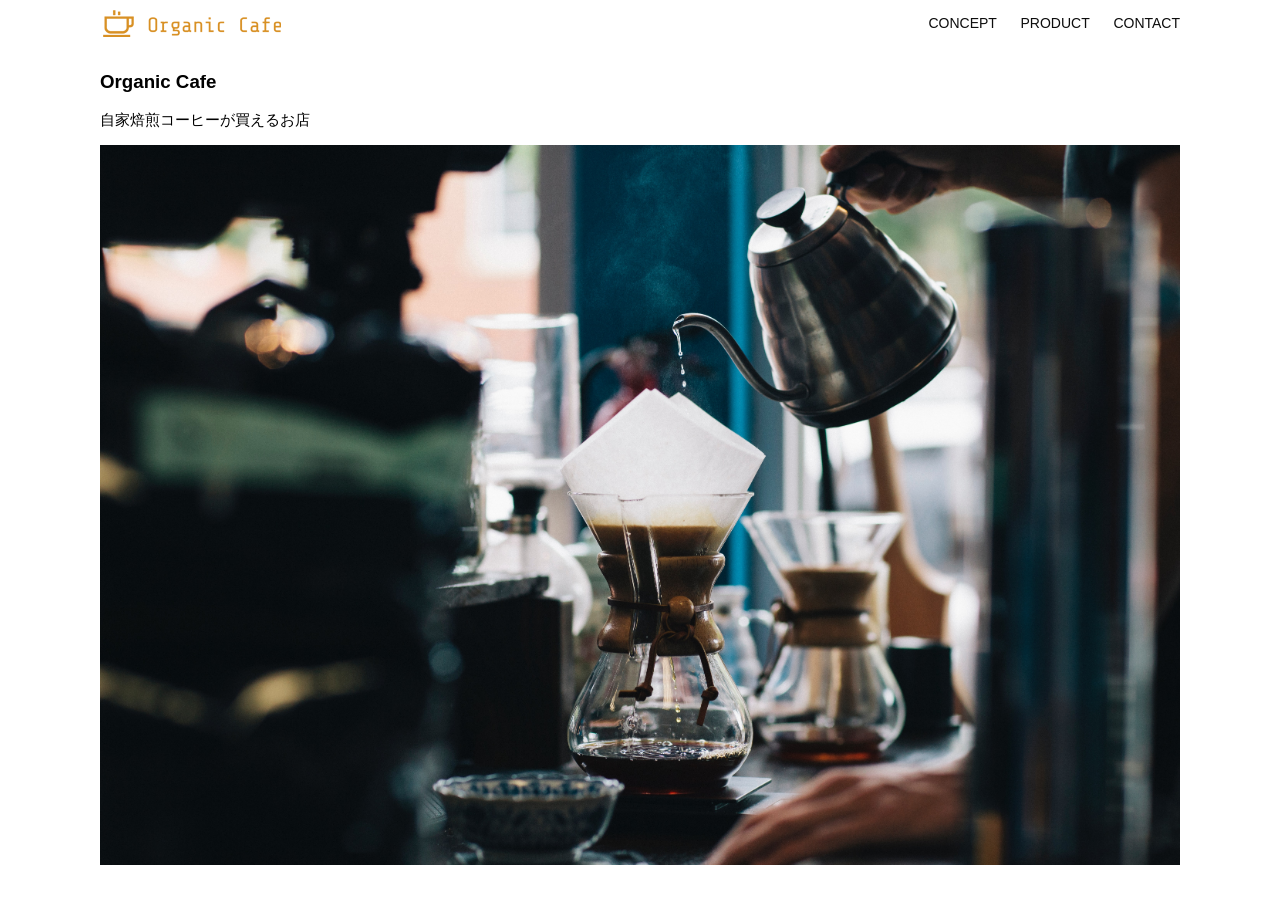
<file: html-css-kadai_013/index.html>
<!DOCTYPE html>
<html>
  <head>
    <title>Organic Cafe</title>
    <meta charset="UTF-8" />
    <meta name="description" content="自家焙煎のコーヒーがお家で楽しめるOrganic Cafe"/>
    <meta name="viewport" content="width=device-width, initial-scale=1.0" />
    <link rel="stylesheet" href="style.css" />
  </head>
  <body>
    <!-- ヘッダー -->
    <header>
      <!-- ロゴ -->
      <a href="index.html" id="logo"><img src="images/logo.png" alt="トップページに戻る"/></a>

      <!-- PC用ナビゲーション -->
      <nav id="nav-pc">
        <a href="index.html#concept">CONCEPT</a>
        <a href="index.html#product">PRODUCT</a>
        <a href="index.html#contact">CONTACT</a>
      </nav>

          <!-- スマホ用メニューボタン -->
    <img id="menu-sp" src="images/button-menu.png" alt="ナビゲーションを開く" onclick="document.getElementById('nav-sp').style.display = 'block'">

     <!-- スマホ用ナビゲーション -->
     <nav id="nav-sp">
       <ul>
         <li>
           <img id="close" src="images/button-close.png" alt="ナビゲーションを閉じる" onclick="document.getElementById('nav-sp').style.display = 'none'">
         </li>
         <li>
           <a id="logo-sp" href="index.html" onclick="document.getElementById('nav-sp').style.display = 'none'">
             <img src="images/logo-sp.png" alt="トップページに戻る">
           </a>
         </li>
         <li>
           <a class="menu" href="index.html#concept" onclick="document.getElementById('nav-sp').style.display = 'none'">CONCEPT</a>
         </li>
         <li>
           <a class="menu" href="index.html#product" onclick="document.getElementById('nav-sp').style.display = 'none'">PRODUCT</a>
         </li>
         <li><a class="menu" href="index.html#contact" onclick="document.getElementById('nav-sp').style.display = 'none'">CONTACT</a>
         </li>
       </ul>
     </nav>
    </header>

    <main>
      <article>
        <!-- メインビジュアル -->
        <section id="main-visual">
          <div id="main-message">
            <h1>Organic Cafe</h1>
            <p>自家焙煎コーヒーが買えるお店</p>
          </div>
          <img src="images/main-image.jpg" alt="コーヒーをハンドドリップで淹れる画像"/>
        </section>
      </article>
    </main>
  </body>
</html>
</file>
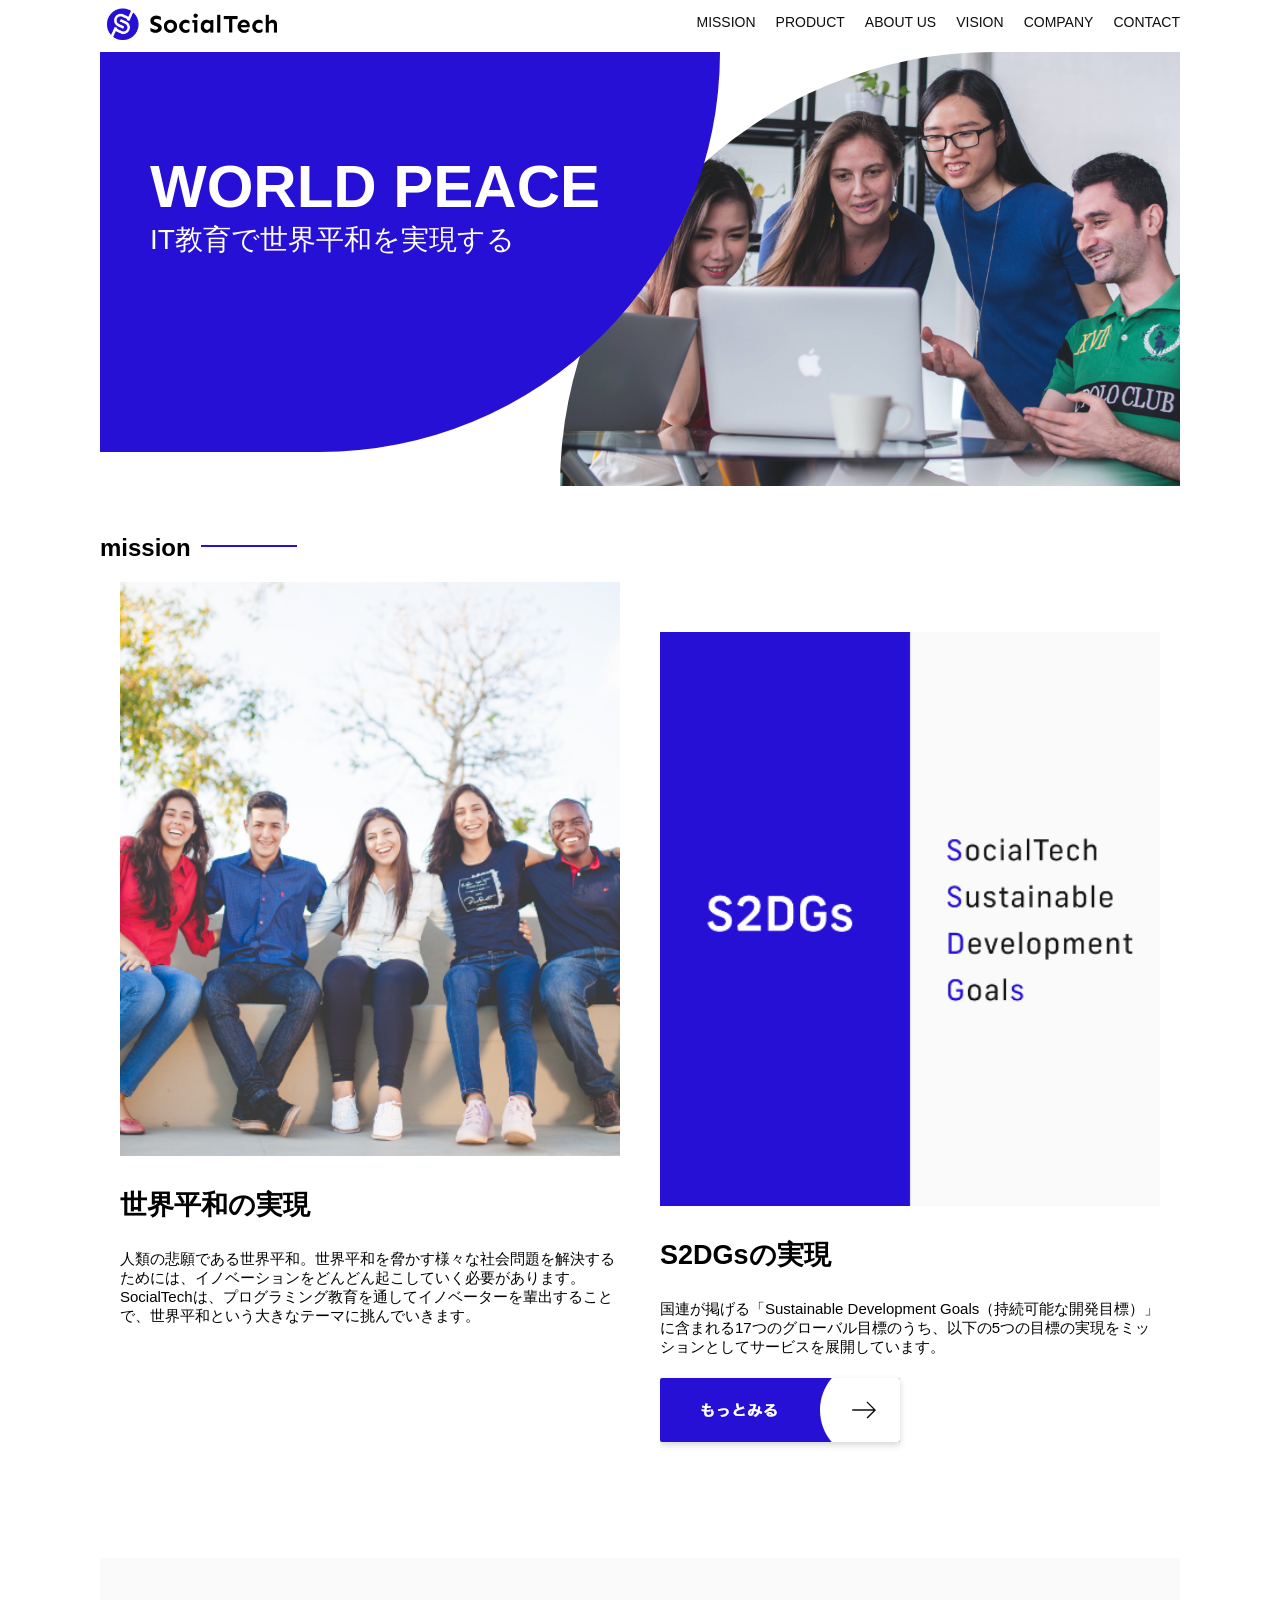
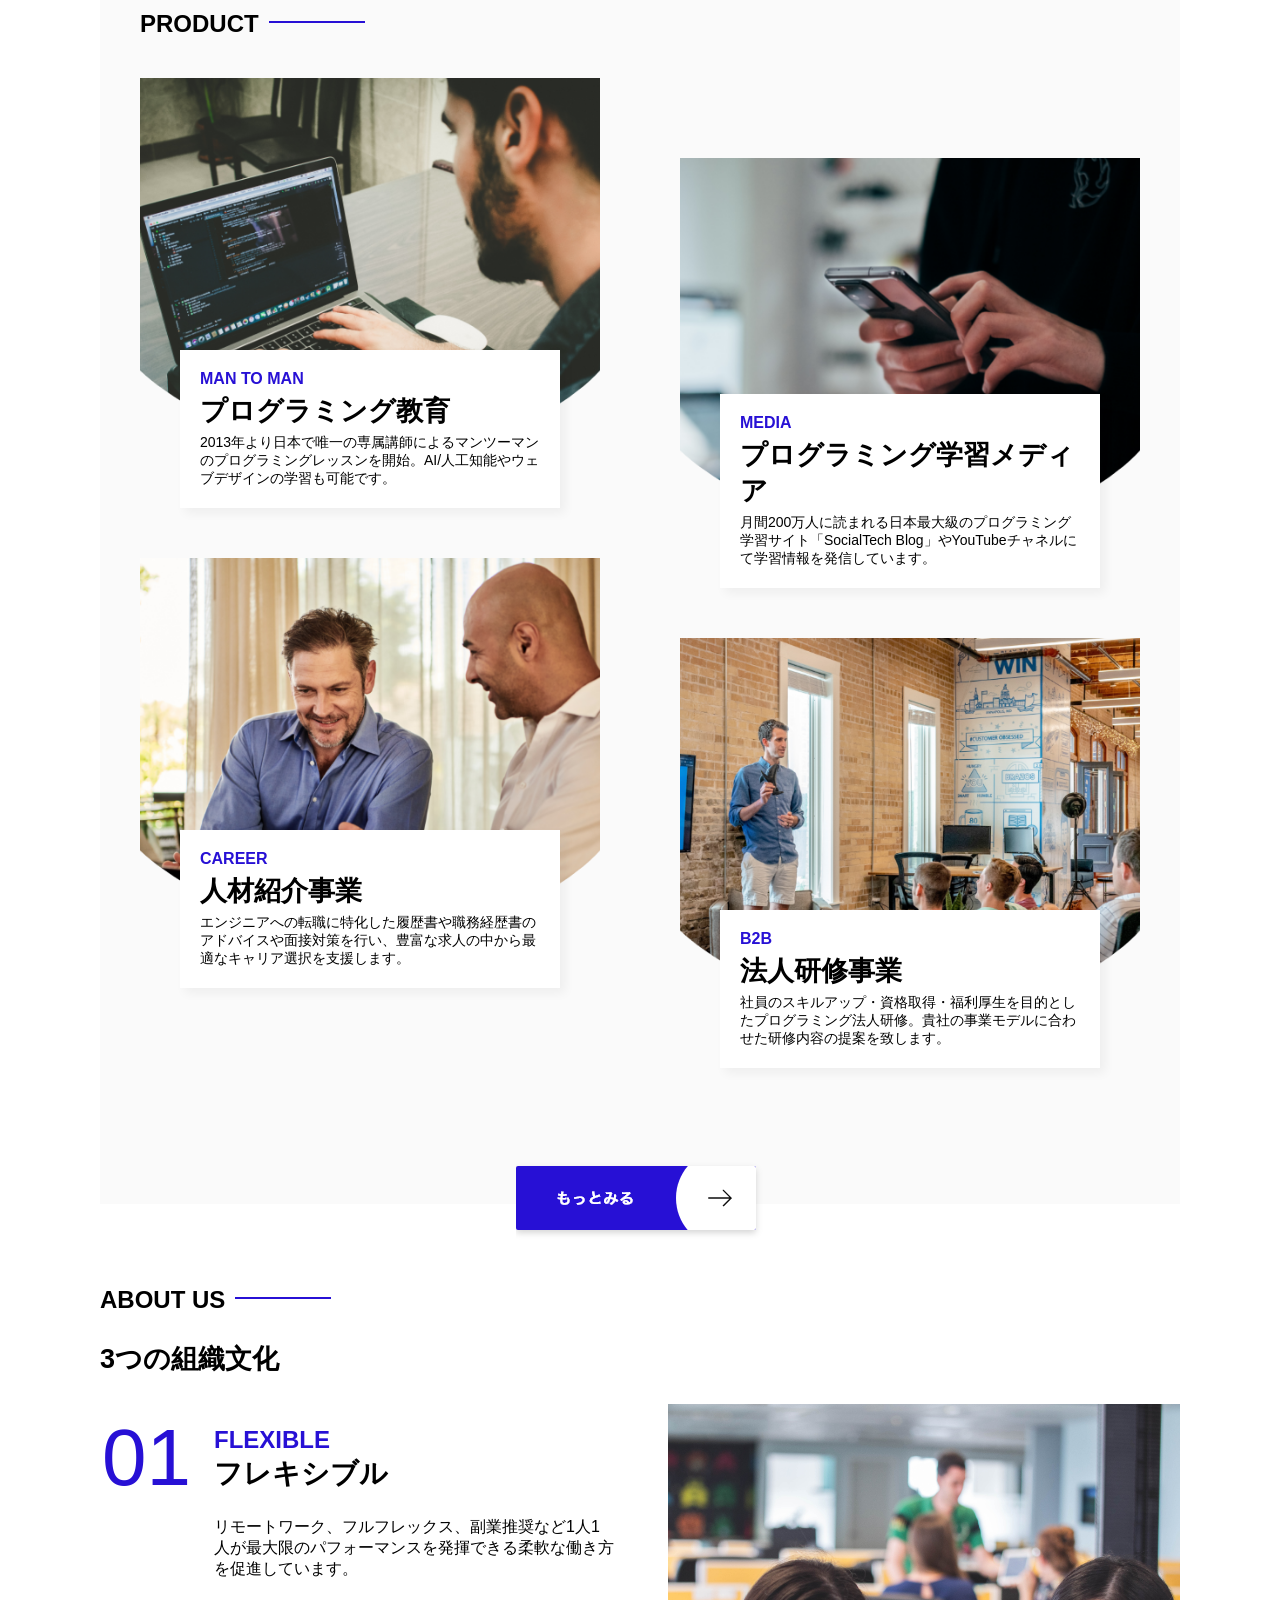
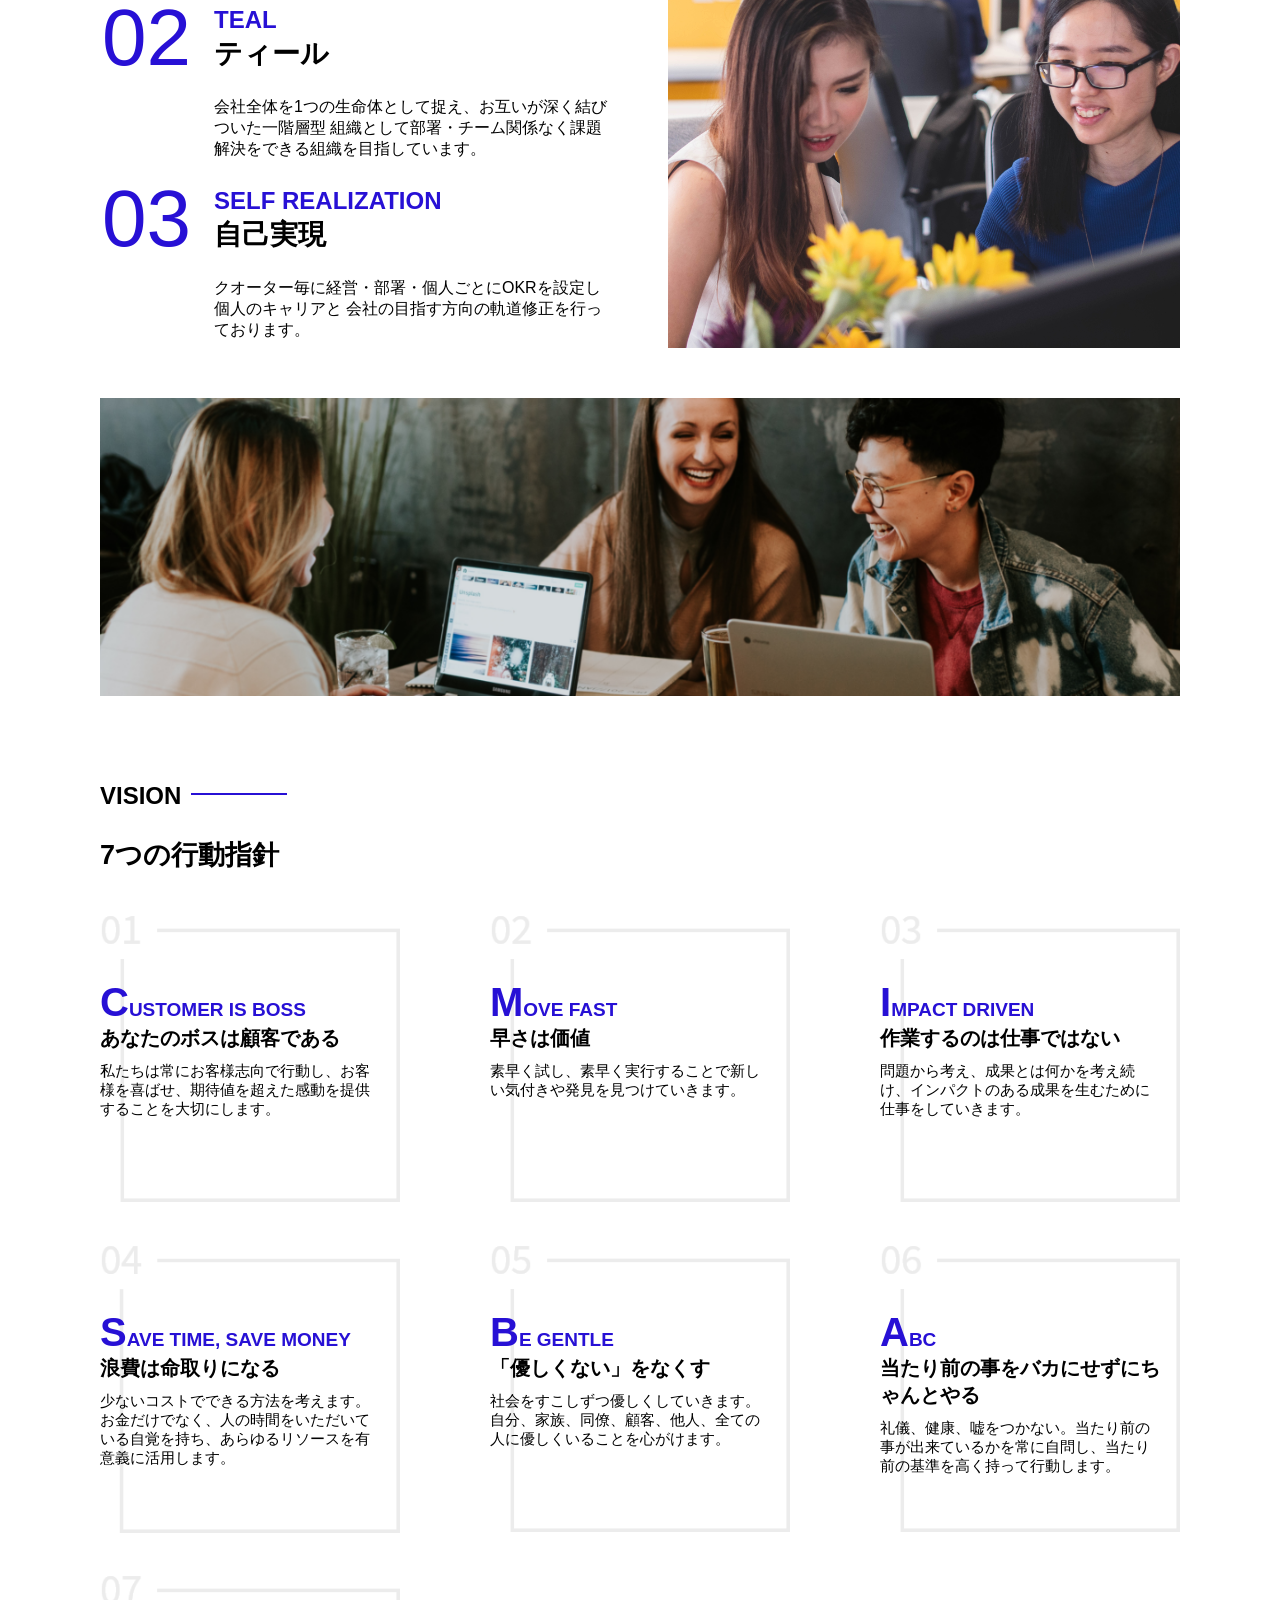
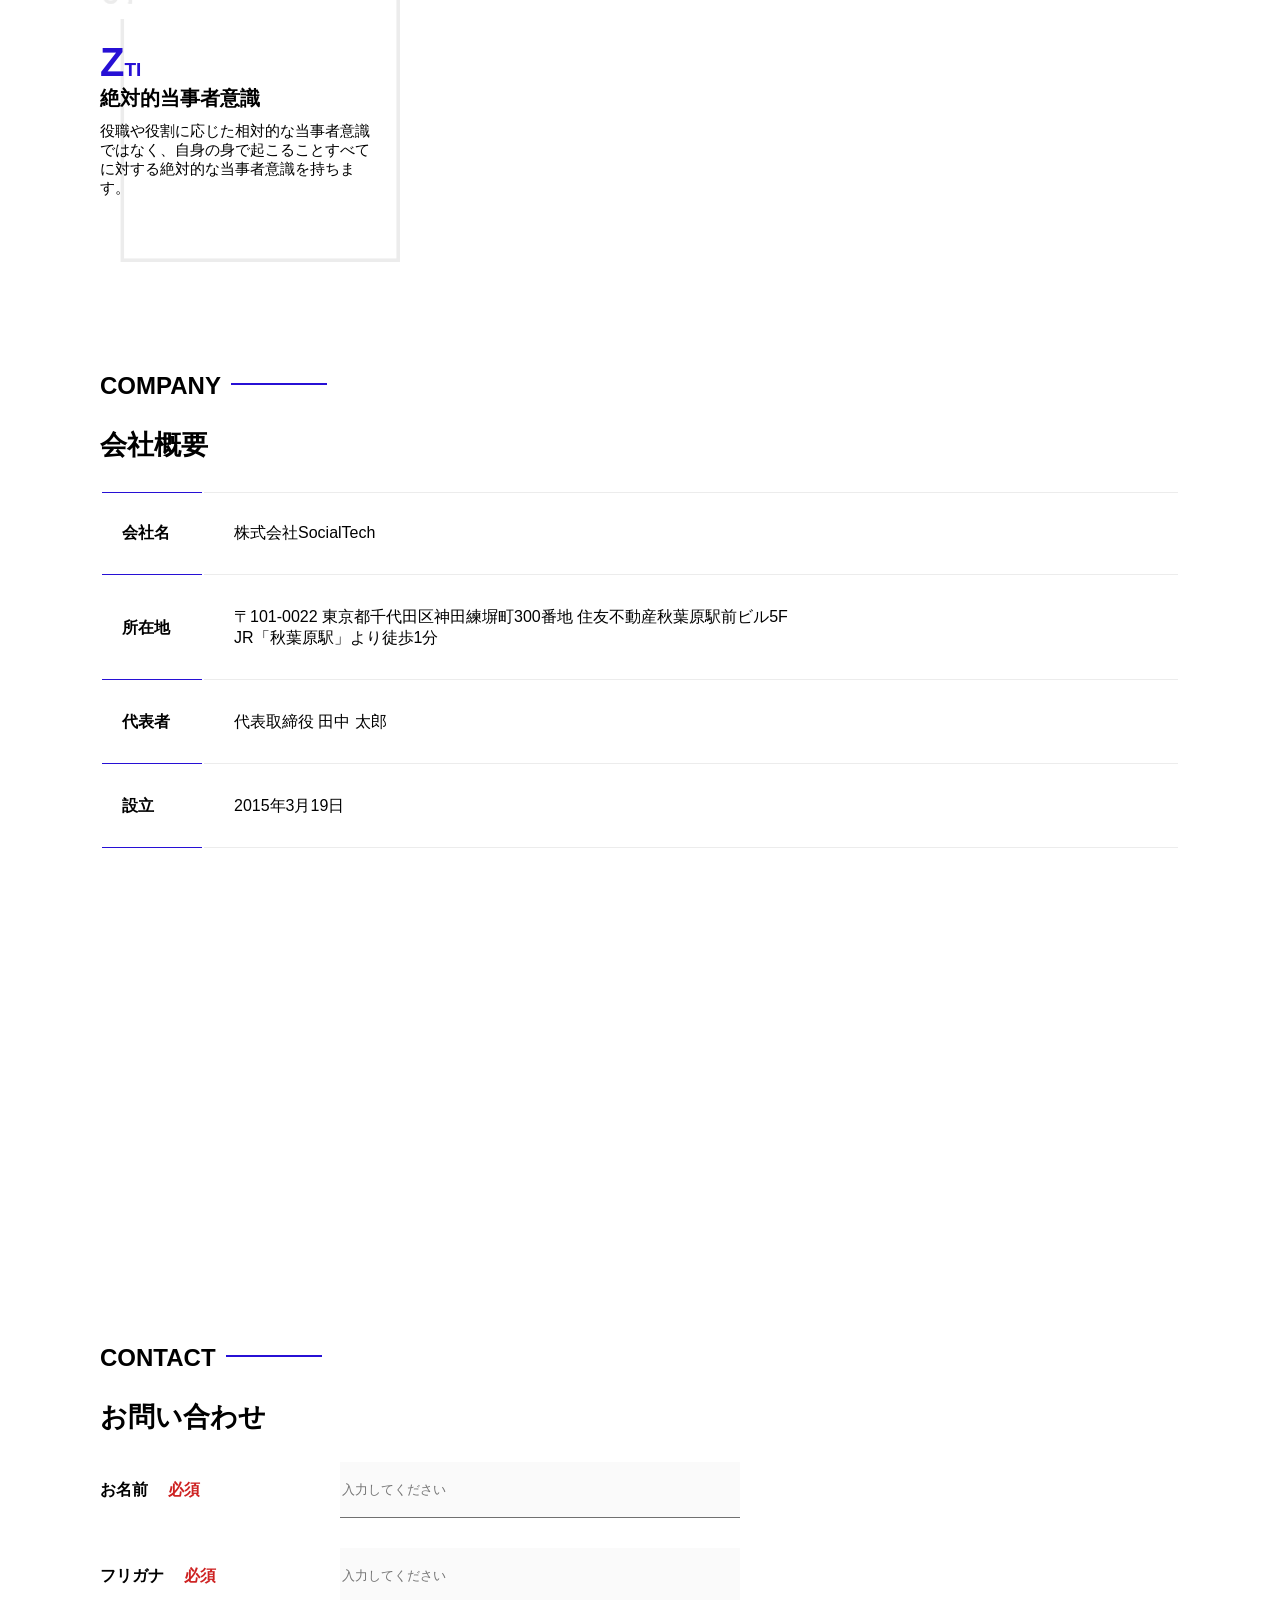
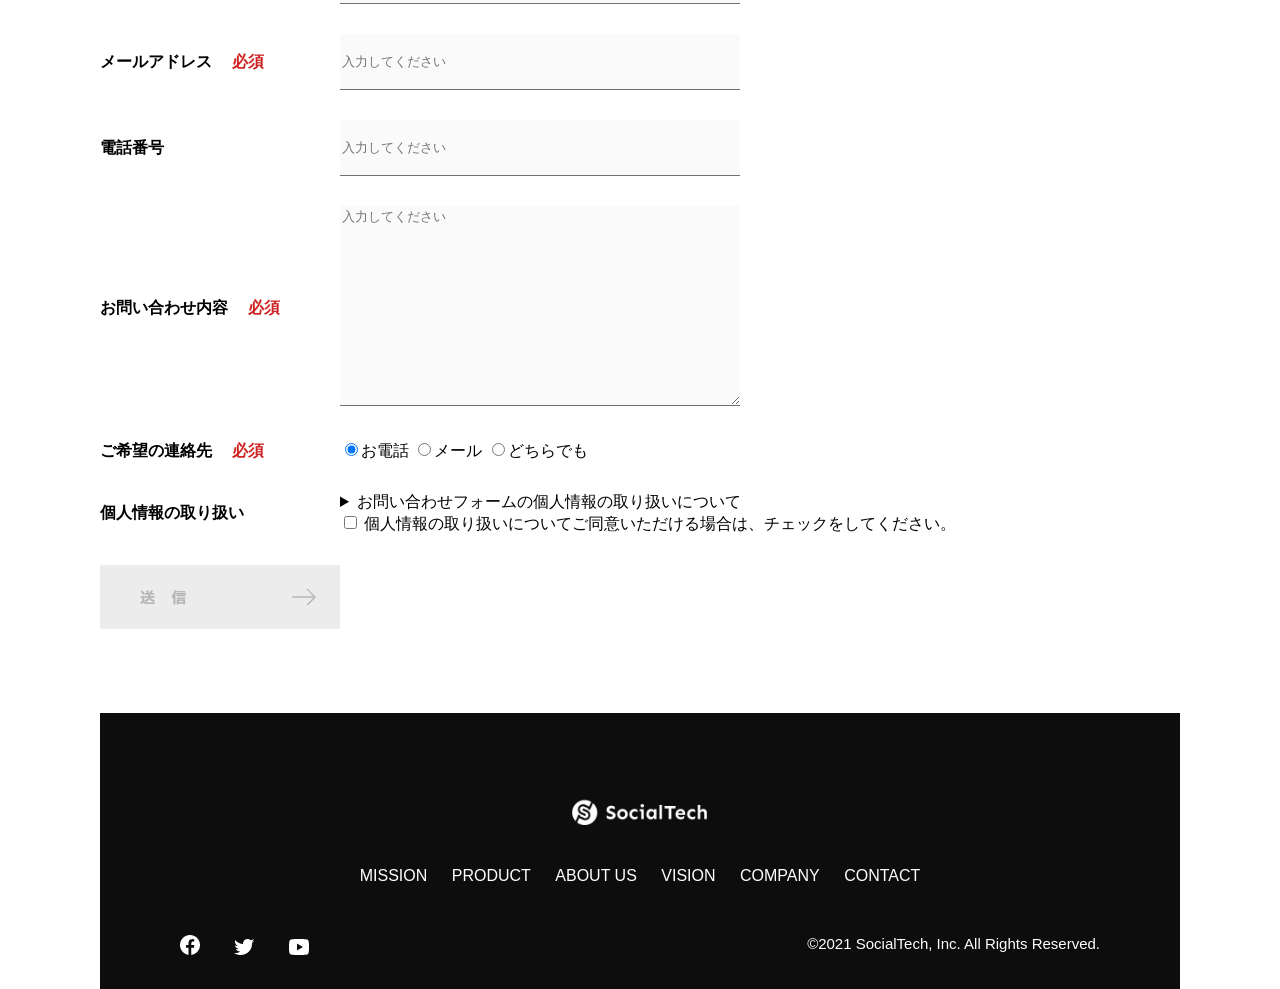
<file: kadai_tutorial_output/web/index.html>
<!DOCTYPE html>
<html>
<head>
  <title>SocialTech</title>
  <meta charset="UTF-8">
  <meta name="description" content="SocialTechはEdTech業界のリーディングカンパニーを目指します。">
  <meta name="viewport" content="width=device-width, initial-scale=1.0">
  <link rel="stylesheet" href="style.css">
</head>
<body>
  <!-- ヘッダー -->
  <header>
    <!-- ロゴ -->
    <a href="index.html" id="logo"><img src="images/logo.png" alt="トップページに戻る"></a>

     <!-- PC用ナビゲーション -->
    <nav id="nav-pc">
       <ul>
        <li><a href="mission.html">MISSION</a></li>
        <li><a href="product.html">PRODUCT</a></li>
        <li><a href="index.html#aboutus">ABOUT US</a></li>
        <li><a href="index.html#vision">VISION</a></li>
        <li><a href="index.html#company">COMPANY</a></li>
        <li><a href="index.html#contact">CONTACT</a></li>
       </ul>
   </nav>
   <button id="menu-sp" onclick="document.getElementById('nav-sp').style.display = 'block'">
         <img src="images/button-menu.png" alt="ナビゲーションを開く">
       </button>
       <div id="nav-sp">
         <button id="close" onclick="document.getElementById('nav-sp').style.display = 'none'">
           <img src="images/button-close.png" alt="ナビゲーションを閉じる">
         </button>
 
         <nav>
           <ul>
             <li>
               <a id="logo-sp" href="index.html" onclick="document.getElementById('nav-sp').style.display = 'none'"><img src="images/logo-sp.png" alt="トップページに戻る"></a>
             </li>
             <li><a class="menu" href="mission.html" onclick="document.getElementById('nav-sp').style.display = 'none'">MISSION</a></li>
             <li><a class="menu" href="product.html" onclick="document.getElementById('nav-sp').style.display = 'none'">PRODUCT</a></li>
             <li><a class="menu" href="index.html#aboutus" onclick="document.getElementById('nav-sp').style.display = 'none'">ABOUT US</a></li>
             <li><a class="menu" href="index.html#vision" onclick="document.getElementById('nav-sp').style.display = 'none'">VISION</a></li>
             <li><a class="menu" href="index.html#company" onclick="document.getElementById('nav-sp').style.display = 'none'">COMPANY</a></li>
             <li><a class="menu" href="index.html#contact" onclick="document.getElementById('nav-sp').style.display = 'none'">CONTACT</a></li>
           </ul>
         </nav>
         <div id="sns">
           <a href="https://www.facebook.com/sejuku2013">
             <img src="images/button-facebook.png" alt="Facebookのリンク">
           </a>
           <a href="https://twitter.com/samuraijuku">
             <img src="images/button-twitter.png" alt="Twitterのリンク">
           </a>
           <a href="https://www.youtube.com/channel/UCCFOQO5aDK0xXam4cUQXT8g">
             <img src="images/button-youtube.png" alt="YouTubeのリンク">
           </a>
         </div>
       </div>
  </header>
  <main>
    <article>
        <section id="main-visual">
            <div id="main-message">
                <h1>WORLD PEACE</h1>
                <p>IT教育で世界平和を実現する</p>
            </div>
            <img src="images/index/index-main.png" alt="PCの周りに集まる多国籍の仲間たち">
        </section>

        <section id="mission">
            <h2 class="index-h2">mission</h2>
            <div id="mission-flex">
                <div>
                    <img id="mission-photo" src="images/index/index-mission.png" alt="屋外のベンチで写真を撮影する多国籍の仲間たち">
                    <h3>世界平和の実現</h3>
                    <p>
                        人類の悲願である世界平和。世界平和を脅かす様々な社会問題を解決するためには、イノベーションをどんどん起こしていく必要があります。SocialTechは、プログラミング教育を通してイノベーターを輩出することで、世界平和という大きなテーマに挑んでいきます。
                    </p>
                </div>
                <div>
                    <img id="s2dgs" src="images/index/s2dgs.png" alt="S2DGs">
                    <h3>S2DGsの実現</h3>
                    <p>国連が掲げる「Sustainable Development Goals（持続可能な開発目標）」に含まれる17つのグローバル目標のうち、以下の5つの目標の実現をミッションとしてサービスを展開しています。</p>
                    <a href="mission.html">
                        <img src="images/button-more.png" alt="もっとみる">
                    </a>
                </div>
            </div>
        </section>
        <section id="product">
       <h2 class="index-h2">PRODUCT</h2>
        <div class="product-flex">
         <div id="product-left">
            <div>
               <img class="product-photo" src="images/index/index-mantoman.png" alt="PCでコードを書く男性">
               <div class="product-explain">
                 <span>MAN TO MAN</span>
                 <h3>プログラミング教育</h3>
                 <p>2013年より日本で唯一の専属講師によるマンツーマンのプログラミングレッスンを開始。AI/人工知能やウェブデザインの学習も可能です。</p>
               </div>
             </div>
             <div>
               <img class="product-photo" src="images/index/index-career.png" alt="笑顔で話し合う2人の男性">
               <div class="product-explain">
                 <span>CAREER</span>
                 <h3>人材紹介事業</h3>
                 <p>エンジニアへの転職に特化した履歴書や職務経歴書のアドバイスや面接対策を行い、豊富な求人の中から最適なキャリア選択を支援します。</p>
               </div>
             </div>
         </div>
         <div id="product-right">
            <div>
              <img class="product-photo" src="images/index/index-media.png" alt="スマートフォンを操作する人">
              <div class="product-explain">
                <span>MEDIA</span>
                <h3>プログラミング学習メディア</h3>
                <p>月間200万人に読まれる日本最大級のプログラミング学習サイト「SocialTech Blog」やYouTubeチャネルにて学習情報を発信しています。</p>
              </div>
            </div>
            <div>
              <img class="product-photo" src="images/index/index-b2b.png" alt="講演中の男性とそれを聴く人々">
              <div class="product-explain">
                <span>B2B</span>
                <h3>法人研修事業</h3>
                <p>社員のスキルアップ・資格取得・福利厚生を目的としたプログラミング法人研修。貴社の事業モデルに合わせた研修内容の提案を致します。</p>
              </div>
            </div>
          </div>
        </div>
        <div id="product-more">
          <a href="product.html">
            <img src="images/button-more.png" alt="もっとみる">
          </a>
         </div>
        </div>
      </section>
      <section id="aboutus">
        <h2 class="index-h2">ABOUT US</h2>
        <h3>3つの組織文化</h3>
        <div>
            <table class="culture-table">
            <tr>
              <td class="culture-num">01</td>
              <th><span class="culture-en">FLEXIBLE</span><br>フレキシブル</th>
            </tr>
            <tr>
              <td>
                <!--空のセル-->
              </td>
              <td class="culture-description">リモートワーク、フルフレックス、副業推奨など1人1人が最大限のパフォーマンスを発揮できる柔軟な働き方を促進しています。</td>
            </tr>
            <tr>
              <td class="culture-num">02</td>
              <th><span class="culture-en">TEAL</span><br>ティール</th>
            </tr>
            <tr>
              <td>
                <!--空のセル-->
              </td>
              <td class="culture-description">会社全体を1つの生命体として捉え、お互いが深く結びついた一階層型 組織として部署・チーム関係なく課題解決をできる組織を目指しています。</td>
            </tr>
            <tr>
              <td class="culture-num">03</td>
              <th><span class="culture-en">SELF REALIZATION</span><br>自己実現</th>
            </tr>
            <tr>
              <td>
                <!--空のセル-->
              </td>
              <td class="culture-description">クオーター毎に経営・部署・個人ごとにOKRを設定し個人のキャリアと 会社の目指す方向の軌道修正を行っております。</td>
            </tr>
          </table>
            <img class="culture-img" src="images/index/index-aboutus1.png" alt="笑顔で話し合う2人の女性">

        </div>
        <img class="culture-img2" src="images/index/index-aboutus2.png" alt="笑顔で話し合う3人の男女">
      </section>
      <section id="vision">
        <h2 class="index-h2">VISION</h2>
        <h3>7つの行動指針</h3>
        <div>
            <div class="vision-box">
               <img src="images/index/vision-01.png" alt="01">
               <div>
                 <h4>CUSTOMER IS BOSS</h4>
                 <h5>あなたのボスは顧客である</h5>
                 <p>私たちは常にお客様志向で行動し、お客様を喜ばせ、期待値を超えた感動を提供することを大切にします。</p>
               </div>
             </div>
             <div class="vision-box">
               <img src="images/index/vision-02.png" alt="02">
               <div>
                 <h4>MOVE FAST</h4>
                 <h5>早さは価値</h5>
                 <p>素早く試し、素早く実行することで新しい気付きや発見を見つけていきます。</p>
               </div>
             </div>
             <div class="vision-box">
               <img src="images/index/vision-03.png" alt="03">
               <div>
                 <h4>IMPACT DRIVEN</h4>
                 <h5>作業するのは仕事ではない</h5>
                 <p>問題から考え、成果とは何かを考え続け、インパクトのある成果を生むために仕事をしていきます。</p>
               </div>
             </div>
             <div class="vision-box">
               <img src="images/index/vision-04.png" alt="04">
               <div>
                 <h4>SAVE TIME, SAVE MONEY</h4>
                 <h5>浪費は命取りになる</h5>
                 <p>少ないコストでできる方法を考えます。お金だけでなく、人の時間をいただいている自覚を持ち、あらゆるリソースを有意義に活用します。</p>
               </div>
             </div>
             <div class="vision-box">
               <img src="images/index/vision-05.png" alt="05">
               <div>
                 <h4>BE GENTLE</h4>
                 <h5>「優しくない」をなくす</h5>
                 <p>社会をすこしずつ優しくしていきます。自分、家族、同僚、顧客、他人、全ての人に優しくいることを心がけます。</p>
               </div>
             </div>
             <div class="vision-box">
               <img src="images/index/vision-06.png" alt="06">
               <div>
                 <h4>ABC</h4>
                 <h5>当たり前の事をバカにせずにちゃんとやる</h5>
                 <p>礼儀、健康、嘘をつかない。当たり前の事が出来ているかを常に自問し、当たり前の基準を高く持って行動します。</p>
               </div>
             </div>
             <div class="vision-box">
               <img src="images/index/vision-07.png" alt="07">
               <div>
                 <h4>ZTI</h4>
                 <h5>絶対的当事者意識</h5>
                 <p>役職や役割に応じた相対的な当事者意識ではなく、自身の身で起こることすべてに対する絶対的な当事者意識を持ちます。</p>
               </div>
             </div>
        </div>
      </section>
       <section id="company">
          <h2 class="index-h2">COMPANY</h2>
          <h3>会社概要</h3>
          <table id="company-table">
            <tr>
              <th class="tableheader tableheader-first">会社名</th>
              <td class="cell cell-first">株式会社SocialTech</td>
            </tr>
            <tr>
              <th class="tableheader">所在地</th>
              <td class="cell">〒101-0022 東京都千代田区神田練塀町300番地 住友不動産秋葉原駅前ビル5F<br>JR「秋葉原駅」より徒歩1分</td>
            </tr>
            <tr>
              <th class="tableheader">代表者</th>
              <td class="cell">代表取締役 田中 太郎</td>
            </tr>
            <tr>
              <th class="tableheader">設立</th>
              <td class="cell">2015年3月19日</td>
            </tr>
          </table>
            <iframe 
                src="https://www.google.com/maps/embed?pb=!1m18!1m12!1m3!1d3240.0688551336807!2d139.7720776771055!3d35.69992317258124!2m3!1f0!2f0!3f0!3m2!1i1024!2i768!4f13.1!3m3!1m2!1s0x60188fee13660e23%3A0x77137876edf742ac!2z5L2P5Y-L5LiN5YuV55Sj56eL6JGJ5Y6f6aeF5YmN44OT44Or!5e0!3m2!1sja!2sjp!4v1704858013291!5m2!1sja!2sjp" 
                style="border: 0" allowfullscreen="" loading="lazy">
            </iframe>
      </section>
      <!-- お問い合わせフォーム -->
      <section id="contact">
        <h2 class="index-h2">CONTACT</h2>
        <h3>お問い合わせ</h3>
        <form>
            <div>
            <div class="contact-heading">
              <label class="contact-label">お名前<span class="contact-span">必須</span></label>
            </div>
            <div>
              <input type="text" name="name" placeholder="入力してください" class="contact-textbox">
            </div>
          </div>
          <div>
            <div class="contact-heading">
              <label class="contact-label">フリガナ<span class="contact-span">必須</span></label>
            </div>
            <div>
              <input type="text" name="hurigana" placeholder="入力してください" class="contact-textbox">
            </div>
          </div>
          <div>
            <div class="contact-heading">
              <label class="contact-label">メールアドレス<span class="contact-span">必須</span></label>
            </div>
            <div>
              <input type="text" name="email" placeholder="入力してください" class="contact-textbox">
            </div>
          </div>
          <div>
            <div class="contact-heading">
              <label class="contact-label">電話番号</label>
            </div>
            <div>
              <input type="text" name="tel" placeholder="入力してください" class="contact-textbox">
            </div>
          </div>
          <div>
            <div class="contact-heading">
              <label class="contact-label">お問い合わせ内容<span class="contact-span">必須</span></label>
            </div>
            <div>
              <textarea class="contact-textarea" placeholder="入力してください" name="message"></textarea>
            </div>
          </div>
          <div>
            <div class="contact-heading">
              <label class="contact-label">ご希望の連絡先<span class="contact-span">必須</span></label>
            </div>
            <div>
              <input class="radiobutton" type="radio" value="tel" name="contact" checked><label>お電話</label>
              <input class="radiobutton" type="radio" value="mail" name="contact"><label>メール</label>
              <input class="radiobutton" type="radio" value="both" name="contact"><label>どちらでも</label>
            </div>
          </div>
          <div>
               <div class="contact-heading">
                 <label class="contact-label">個人情報の取り扱い</label>
               </div>
               <div>
                 <details>
                   <summary>お問い合わせフォームの個人情報の取り扱いについて</summary>
                   <div>
                     <dl>
                       <dt>１．組織の名称又は氏名</dt>
                       <dd>株式会社SocialTech</dd>
                       <dt>２．個人情報保護管理者（若しくはその代理人）の氏名又は職名、所属及び連絡先</dt>
                       <dd>
                         <p>鈴木 一郎 コーポレート部</p>
                         <p>メールアドレス：samurai@example.com</p>
                         <p>TEL：03-1234-5678</p>
                       </dd>
                       <dt>３．個人情報の利用目的</dt>
                       <dd>
                         <ul>
                           <li>本サービス及び本サービスに関連する情報の提供又はそれらに関する連絡のため</li>
                           <li>ユーザーの本人確認のため</li>
                           <li>当社サービスのご案内のため</li>
                           <li>当社の商品等の広告または宣伝（電子メールによるものを含むものとします。）</li>
                         </ul>
                       </dd>
                       <dt>４．個人情報の取り扱い業務の委託</dt>
                       <dd>個人情報の取扱業務の全部または一部を外部に業務委託する場合があります。その際、弊社は、個人情報を適切に保護できる管理体制を敷き実行していることを条件として委託先を厳選したうえで、機密保持契約を委託先と締結し、お客様の個人情報を厳密に管理させます。</dd>
                       <dt>５．個人情報の開示等の請求</dt>
                       <dd>
                         お客様は、弊社に対してご自身の個人情報の開示等（利用目的の通知、開示、内容の訂正・追加・削除、利用の停止または消去、第三者への提供の停止）に関して、当社問合わせ窓口に申し出ることができます。<br>
                         その際、弊社はお客様ご本人を確認させていただいたうえで、合理的な期間内に対応いたします。<br>
                         なお、個人情報に関する弊社問合わせ先は、次の通りです。
                       </dd>
                       <dd>
                         <p>株式会社SocialTech　個人情報問合せ窓口</p>
                         <p>〒150-0043　東京都千代田区神田練塀町300番地 住友不動産秋葉原駅前ビル5F</p>
                         <p>メールアドレス：samurai@example.com　TEL：03-1234-5678</p>
                       </dd>
 
                       <dt>６．個人情報を提供されることの任意性について</dt>
                       <dd>お客様がご自身の個人情報を弊社に提供されるか否かは、お客様のご判断によりますが、もしご提供されない場合には、適切なサービスが提供できない場合がありますので予めご了承ください。</dd>
                     </dl>
                   </div>
                 </details>
                 <input type="checkbox" name="agree">
                 <span>個人情報の取り扱いについてご同意いただける場合は、チェックをしてください。</span>
               </div>
             </div>
             <input type="image" src="images/button-submit.png" alt="送信する">
        </form>
      </section>
    </article>
  </main>
  <footer>
      <div id="footer-logo">
        <img src="images/logo-sp.png" alt="SocialTech">
      </div>
      <div id="footer-link">
        <a href="mission.html">MISSION</a>
        <a href="product.html">PRODUCT</a>
        <a href="index.html#aboutus">ABOUT US</a>
        <a href="index.html#vision">VISION</a>
        <a href="index.html#company">COMPANY</a>
        <a href="index.html#contact">CONTACT</a>
      </div>
      <div id="sns-footer">
         <div class="sns-btns">
           <a href="https://www.facebook.com/sejuku2013"><img src="images/button-facebook.png" alt="Facebookのリンク"></a>
           <a href="https://twitter.com/samuraijuku"><img src="images/button-twitter.png" alt="Twitterのリンク"></a>
           <a href="https://www.youtube.com/channel/UCCFOQO5aDK0xXam4cUQXT8g"><img src="images/button-youtube.png" alt="YouTubeのリンク"></a>
         </div>
         <p id="copyright">&copy;2021 SocialTech, Inc. All Rights Reserved.</p>
       </div>
    </footer>
</body>
</html>
</file>
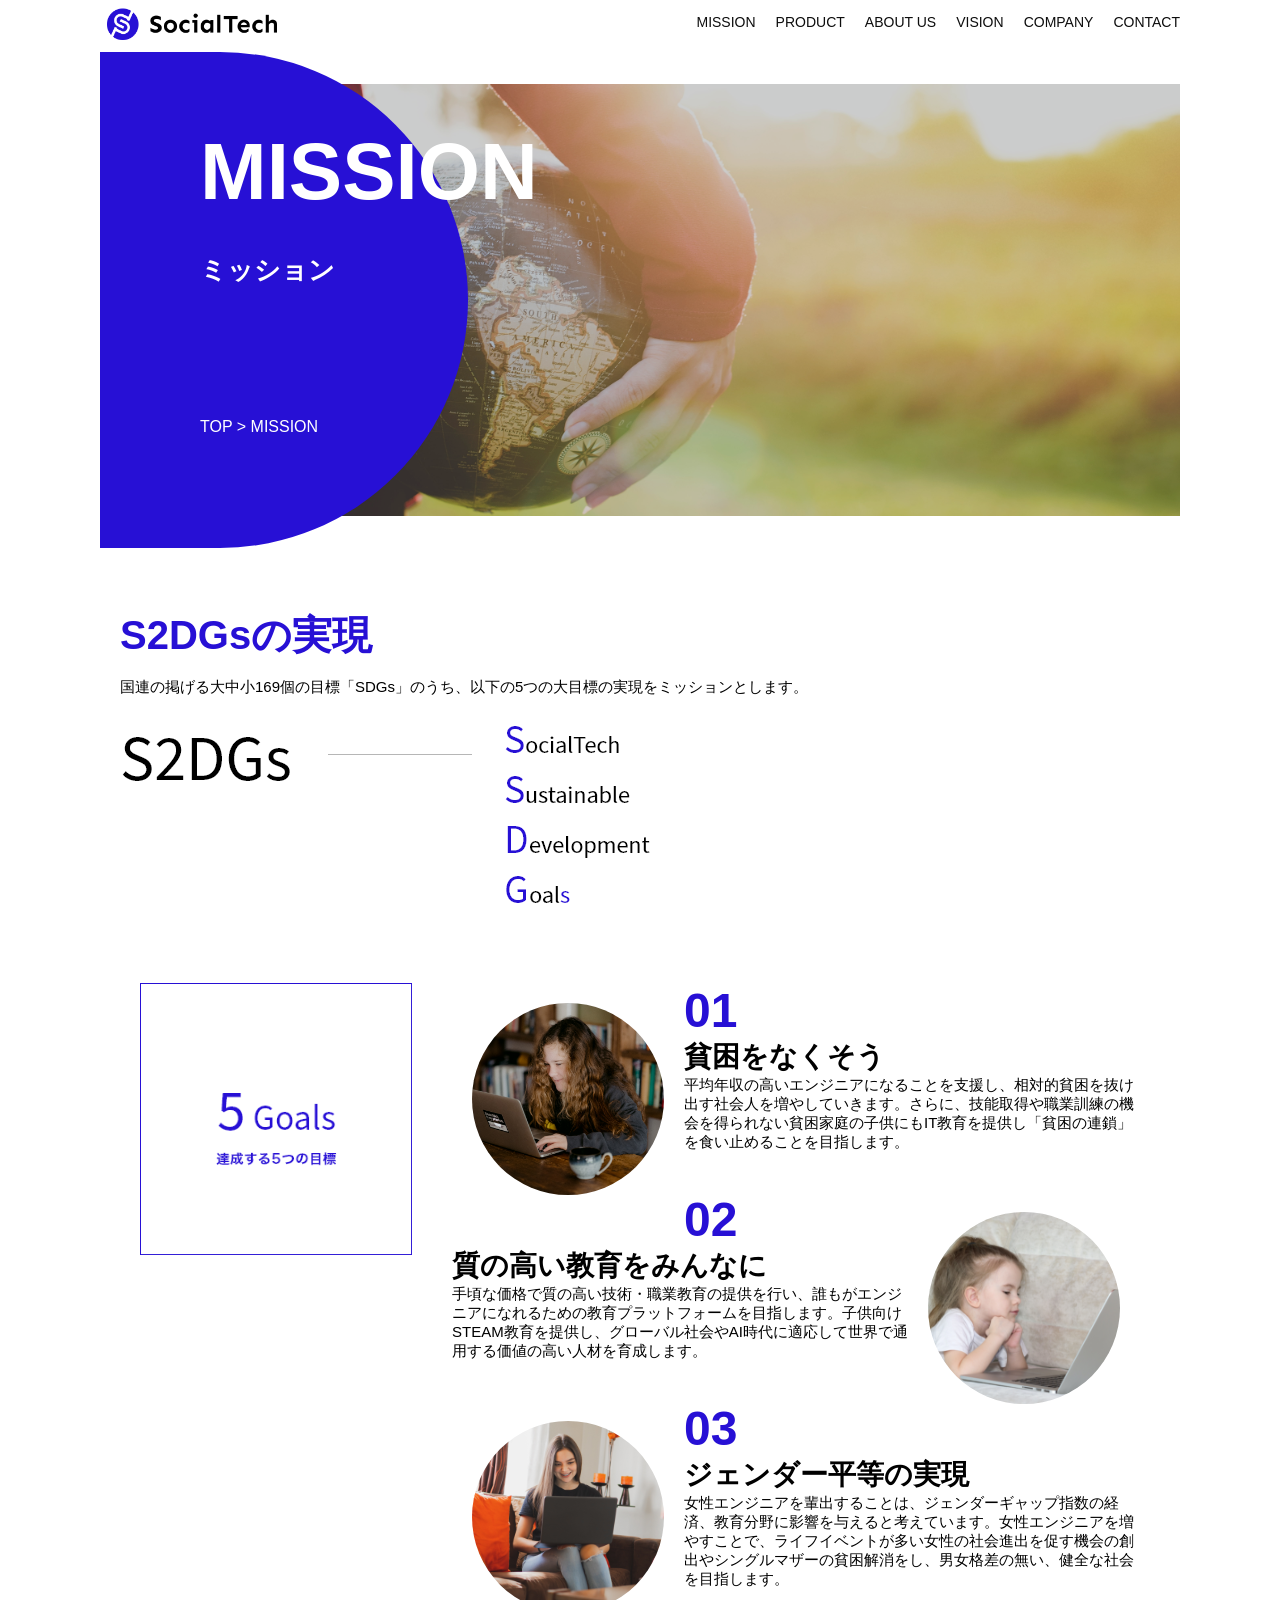
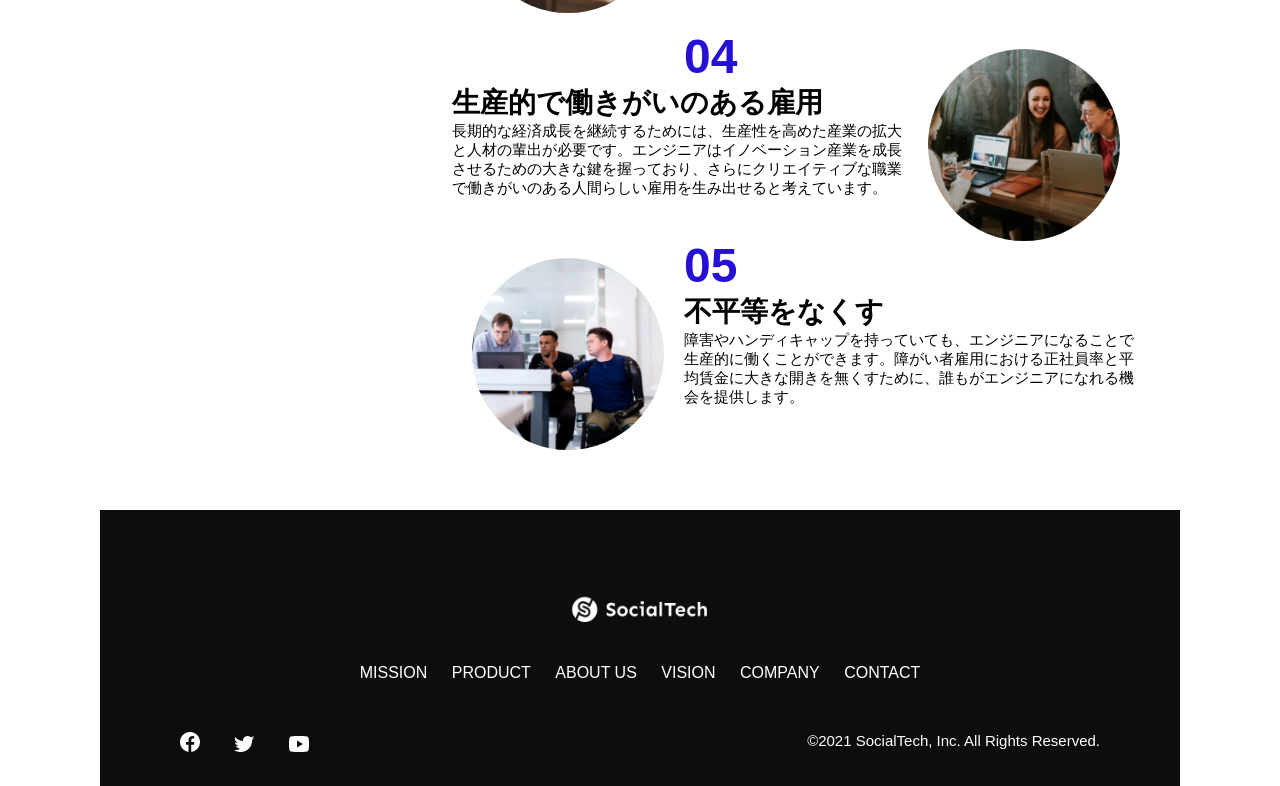
<file: kadai_tutorial_output/web/mission.html>
<!DOCTYPE html>
<html>
  <head>
    <title>SocialTech - MISSION ミッション -</title>
    <meta charset="utf-8">
    <meta name="description" content="SocialTechが目指す5つの目標（S2DGs）を紹介します">
    <meta name="viewport" content="width=device-width, initial-scale=1.0">
    <link rel="stylesheet" href="style.css">
  </head>

  <body>
    <!-- ヘッダー -->
    <header>
      <!-- ロゴ -->
      <a href="index.html" id="logo">
        <img src="images/logo.png" alt="トップページに戻る">
      </a>

      <!-- PC用ナビゲーション -->
      <nav id="nav-pc">
        <ul>
          <li><a href="mission.html">MISSION</a></li>
          <li><a href="product.html">PRODUCT</a></li>
          <li><a href="index.html#aboutus">ABOUT US</a></li>
          <li><a href="index.html#vision">VISION</a></li>
          <li><a href="index.html#company">COMPANY</a></li>
          <li><a href="index.html#contact">CONTACT</a></li>
        </ul>
      </nav>

      <!-- スマホ用メニューボタン -->
      <button id="menu-sp" onclick="document.getElementById('nav-sp').style.display = 'block'">
        <img src="images/button-menu.png" alt="ナビゲーションを開く">
      </button>

      <!-- スマホ用ナビゲーション -->
      <div id="nav-sp">
        <button id="close" onclick="document.getElementById('nav-sp').style.display = 'none'">
          <img src="images/button-close.png" alt="ナビゲーションを閉じる">
        </button>

        <nav>
          <ul>
            <li>
              <a id="logo-sp" href="index.html" onclick="document.getElementById('nav-sp').style.display = 'none'"><img src="images/logo-sp.png" alt="トップページに戻る"></a>
            </li>
            <li><a class="menu" href="mission.html" onclick="document.getElementById('nav-sp').style.display = 'none'">MISSION</a></li>
            <li><a class="menu" href="product.html" onclick="document.getElementById('nav-sp').style.display = 'none'">PRODUCT</a></li>
            <li><a class="menu" href="index.html#aboutus" onclick="document.getElementById('nav-sp').style.display = 'none'">ABOUT US</a></li>
            <li><a class="menu" href="index.html#vision" onclick="document.getElementById('nav-sp').style.display = 'none'">VISION</a></li>
            <li><a class="menu" href="index.html#company" onclick="document.getElementById('nav-sp').style.display = 'none'">COMPANY</a></li>
            <li><a class="menu" href="index.html#contact" onclick="document.getElementById('nav-sp').style.display = 'none'">CONTACT</a></li>
          </ul>
        </nav>
        <div id="sns">
          <a href="https://www.facebook.com/sejuku2013">
            <img src="images/button-facebook.png" alt="Facebookのリンク">
          </a>
          <a href="https://twitter.com/samuraijuku">
            <img src="images/button-twitter.png" alt="Twitterのリンク">
          </a>
          <a href="https://www.youtube.com/channel/UCCFOQO5aDK0xXam4cUQXT8g">
            <img src="images/button-youtube.png" alt="YouTubeのリンク">
          </a>
        </div>
      </div>
    </header>

    <main>
      <article>
        <section id="mission-main">
           <div class="mission-main-inner">
             <div id="mission-title">
               <h1>MISSION<br><span>ミッション</span></h1>
               <p>TOP > MISSION</p>
             </div>
           </div>
         </section>

         <section id="mission-s2dgs">
            <h2 class="mission-h2">S2DGsの実現</h2>
            <p>国連の掲げる大中小169個の目標「SDGs」のうち、以下の5つの大目標の実現をミッションとします。</p>
            <img src="images/mission/mission-s2dgs.png" alt="S2DGs">
          </section>

           <section id="mission-five-goals">
           <div class="five-goals-image">
             <img src="images/mission/mission-5goals.png" alt="5Goals">
           </div>

            <div class="five-goals-read">
             <div>
               <img class="fivegoals-image-left" src="images/mission/mission-5goals01.png" alt="PCを操作する女の子">
               <span class="fivegoals-number">01</span>
               <h3 class="fivegoals-h3">貧困をなくそう</h3>
               <p class="fivegoals-p">平均年収の高いエンジニアになることを支援し、相対的貧困を抜け出す社会人を増やしていきます。さらに、技能取得や職業訓練の機会を得られない貧困家庭の子供にもIT教育を提供し「貧困の連鎖」を食い止めることを目指します。</p>
             </div>
             <div>
               <img class="fivegoals-image-right" src="images/mission/mission-5goals02.png" alt="PCを見つめる小さい女の子">
               <span class="fivegoals-number">02</span>
               <h3 class="fivegoals-h3">質の高い教育をみんなに</h3>
               <p class="fivegoals-p">手頃な価格で質の高い技術・職業教育の提供を行い、誰もがエンジニアになれるための教育プラットフォームを目指します。子供向けSTEAM教育を提供し、グローバル社会やAI時代に適応して世界で通用する価値の高い人材を育成します。</p>
             </div>
             <div>
               <img class="fivegoals-image-left" src="images/mission/mission-5goals03.png" alt="PCを操作する女性">
               <span class="fivegoals-number">03</span>
               <h3 class="fivegoals-h3">ジェンダー平等の実現</h3>
               <p class="fivegoals-p">女性エンジニアを輩出することは、ジェンダーギャップ指数の経済、教育分野に影響を与えると考えています。女性エンジニアを増やすことで、ライフイベントが多い女性の社会進出を促す機会の創出やシングルマザーの貧困解消をし、男女格差の無い、健全な社会を目指します。</p>
             </div>
             <div>
               <img class="fivegoals-image-right" src="images/mission/mission-5goals04.png" alt="笑顔で話し合う3人の男女">
               <span class="fivegoals-number">04</span>
               <h3 class="fivegoals-h3">生産的で働きがいのある雇用</h3>
               <p class="fivegoals-p">長期的な経済成長を継続するためには、生産性を高めた産業の拡大と人材の輩出が必要です。エンジニアはイノベーション産業を成長させるための大きな鍵を握っており、さらにクリエイティブな職業で働きがいのある人間らしい雇用を生み出せると考えています。</p>
             </div>
             <div>
               <img class="fivegoals-image-left" src="images/mission/mission-5goals05.png" alt="障害を持つ男性が生き生きと働く様子">
               <span class="fivegoals-number">05</span>
               <h3 class="fivegoals-h3">不平等をなくす</h3>
               <p class="fivegoals-p">障害やハンディキャップを持っていても、エンジニアになることで生産的に働くことができます。障がい者雇用における正社員率と平均賃金に大きな開きを無くすために、誰もがエンジニアになれる機会を提供します。</p>
             </div>
           </div>
         </section>
    
        </article>
    </main>

    <footer>
      <div id="footer-logo">
        <img src="images/logo-sp.png" alt="SocialTech">
      </div>
      <div id="footer-link">
        <a href="mission.html">MISSION</a>
        <a href="product.html">PRODUCT</a>
        <a href="index.html#aboutus">ABOUT US</a>
        <a href="index.html#vision">VISION</a>
        <a href="index.html#company">COMPANY</a>
        <a href="index.html#contact">CONTACT</a>
      </div>
      <div id="sns-footer">
        <div class="sns-btns">
          <a href="https://www.facebook.com/sejuku2013"><img src="images/button-facebook.png" alt="Facebookのリンク"></a>
          <a href="https://twitter.com/samuraijuku"><img src="images/button-twitter.png" alt="Twitterのリンク"></a>
          <a href="https://www.youtube.com/channel/UCCFOQO5aDK0xXam4cUQXT8g"><img src="images/button-youtube.png" alt="YouTubeのリンク"></a>
        </div>
        <p id="copyright">&copy;2021 SocialTech, Inc. All Rights Reserved.</p>
      </div>
    </footer>

  </body>
</html>
</file>
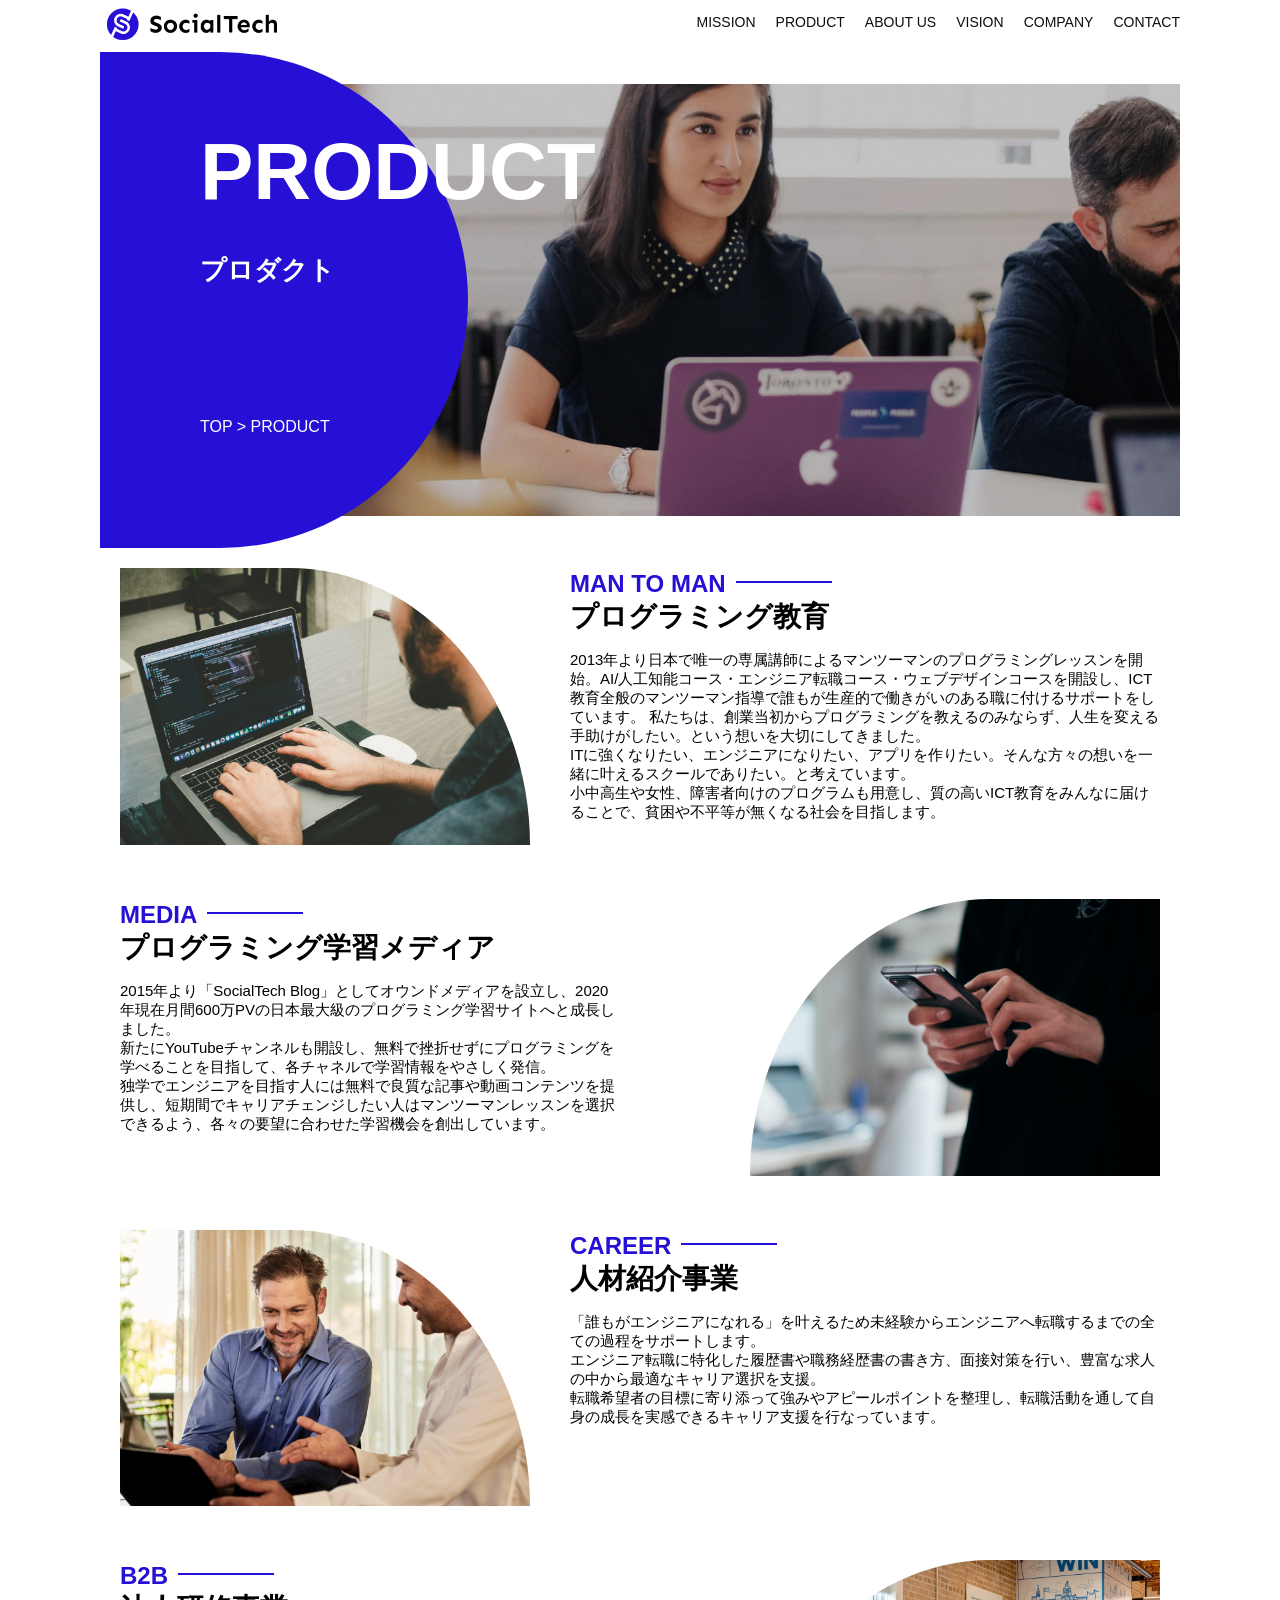
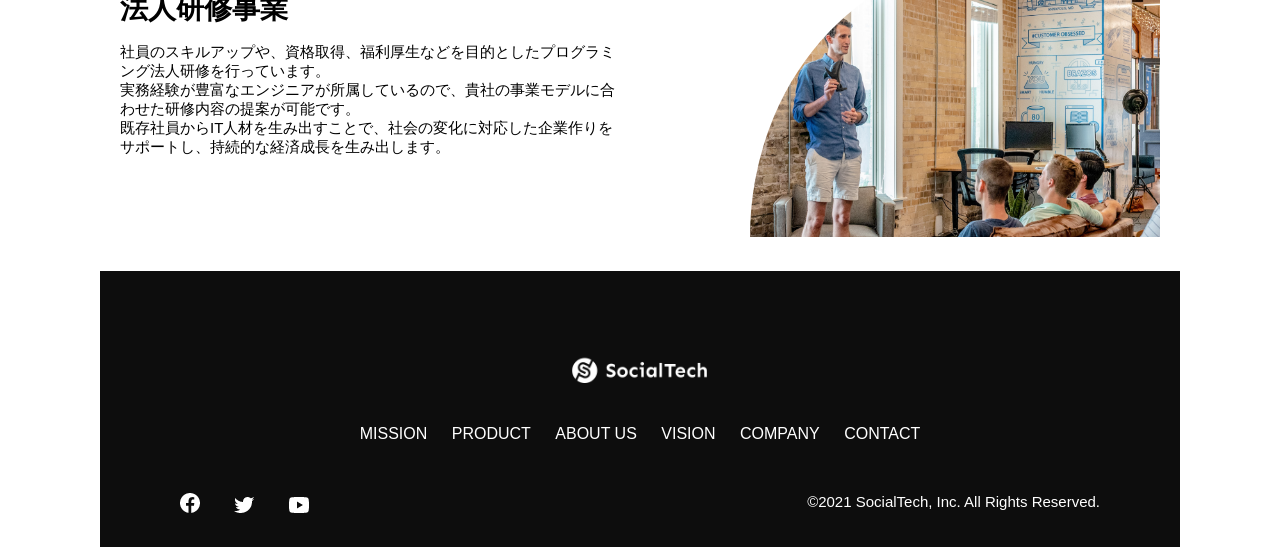
<file: kadai_tutorial_output/web/product.html>
<!DOCTYPE html>
<html>
  <head>
    <title>SocialTech -PRODUCT プロダクト-</title>
    <meta charset="utf-8">
     <meta name="description" content="SocialTechの4つのプロダクトを紹介します">
    <meta name="viewport" content="width=device-width, initial-scale=1.0">
    <link rel="stylesheet" href="style.css">
  </head>

  <body>
    <!-- ヘッダー -->
    <header>
      <!-- ロゴ -->
      <a href="index.html" id="logo">
        <img src="images/logo.png" alt="トップページに戻る">
      </a>

      <!-- PC用ナビゲーション -->
      <nav id="nav-pc">
        <ul>
          <li><a href="mission.html">MISSION</a></li>
          <li><a href="product.html">PRODUCT</a></li>
          <li><a href="index.html#aboutus">ABOUT US</a></li>
          <li><a href="index.html#vision">VISION</a></li>
          <li><a href="index.html#company">COMPANY</a></li>
          <li><a href="index.html#contact">CONTACT</a></li>
        </ul>
      </nav>

      <!-- スマホ用メニューボタン -->
      <button id="menu-sp" onclick="document.getElementById('nav-sp').style.display = 'block'">
        <img src="images/button-menu.png" alt="ナビゲーションを開く">
      </button>

      <!-- スマホ用ナビゲーション -->
      <div id="nav-sp">
        <button id="close" onclick="document.getElementById('nav-sp').style.display = 'none'">
          <img src="images/button-close.png" alt="ナビゲーションを閉じる">
        </button>

        <nav>
          <ul>
            <li>
              <a id="logo-sp" href="index.html" onclick="document.getElementById('nav-sp').style.display = 'none'"><img src="images/logo-sp.png" alt="トップページに戻る"></a>
            </li>
            <li><a class="menu" href="mission.html" onclick="document.getElementById('nav-sp').style.display = 'none'">MISSION</a></li>
            <li><a class="menu" href="product.html" onclick="document.getElementById('nav-sp').style.display = 'none'">PRODUCT</a></li>
            <li><a class="menu" href="index.html#aboutus" onclick="document.getElementById('nav-sp').style.display = 'none'">ABOUT US</a></li>
            <li><a class="menu" href="index.html#vision" onclick="document.getElementById('nav-sp').style.display = 'none'">VISION</a></li>
            <li><a class="menu" href="index.html#company" onclick="document.getElementById('nav-sp').style.display = 'none'">COMPANY</a></li>
            <li><a class="menu" href="index.html#contact" onclick="document.getElementById('nav-sp').style.display = 'none'">CONTACT</a></li>
          </ul>
        </nav>
        <div id="sns">
          <a href="https://www.facebook.com/sejuku2013">
            <img src="images/button-facebook.png" alt="Facebookのリンク">
          </a>
          <a href="https://twitter.com/samuraijuku">
            <img src="images/button-twitter.png" alt="Twitterのリンク">
          </a>
          <a href="https://www.youtube.com/channel/UCCFOQO5aDK0xXam4cUQXT8g">
            <img src="images/button-youtube.png" alt="YouTubeのリンク">
          </a>
        </div>
      </div>
    </header>

    <main>
      <article>
         <section id="product-main">
           <div class="product-main-inner">
             <div id="product-title">
               <h1>PRODUCT<br><span>プロダクト</span></h1>
               <p>TOP > PRODUCT</p>
             </div>
           </div>
         </section>

          <section class="product-section product-section-left">
           <div class="product-section-img">
             <img src="images/product/product-mantoman.png" alt="PCでコードを書く男性">
           </div>
           <div class="product-read">
             <h2 class="product-h2">MAN TO MAN</h2>
             <h3 class="product-h3">プログラミング教育</h3>
             <p>
               2013年より日本で唯一の専属講師によるマンツーマンのプログラミングレッスンを開始。AI/人工知能コース・エンジニア転職コース・ウェブデザインコースを開設し、ICT教育全般のマンツーマン指導で誰もが生産的で働きがいのある職に付けるサポートをしています。 私たちは、創業当初からプログラミングを教えるのみならず、人生を変える手助けがしたい。という想いを大切にしてきました。<br>ITに強くなりたい、エンジニアになりたい、アプリを作りたい。そんな方々の想いを一緒に叶えるスクールでありたい。と考えています。<br>小中高生や女性、障害者向けのプログラムも用意し、質の高いICT教育をみんなに届けることで、貧困や不平等が無くなる社会を目指します。
             </p>
           </div>
         </section>
 
         <section class="product-section product-section-right">
           <div class="product-read">
             <h2 class="product-h2">MEDIA</h2>
             <h3 class="product-h3">プログラミング学習メディア</h3>
             <p>2015年より「SocialTech Blog」としてオウンドメディアを設立し、2020年現在月間600万PVの日本最大級のプログラミング学習サイトへと成長しました。<br>新たにYouTubeチャンネルも開設し、無料で挫折せずにプログラミングを学べることを目指して、各チャネルで学習情報をやさしく発信。<br>独学でエンジニアを目指す人には無料で良質な記事や動画コンテンツを提供し、短期間でキャリアチェンジしたい人はマンツーマンレッスンを選択できるよう、各々の要望に合わせた学習機会を創出しています。</p>
           </div>
           <div class="product-section-img">
             <img src="images/product/product-media.png" alt="スマートフォンを操作する人">
           </div>
         </section>
 
         <section class="product-section product-section-left">
           <div class="product-section-img">
             <img src="images/product/product-career.png" alt="笑顔で話し合う2人の男性">
           </div>
           <div class="product-read">
             <h2 class="product-h2">CAREER</h2>
             <h3 class="product-h3">人材紹介事業</h3>
             <p>「誰もがエンジニアになれる」を叶えるため未経験からエンジニアへ転職するまでの全ての過程をサポートします。<br>エンジニア転職に特化した履歴書や職務経歴書の書き方、面接対策を行い、豊富な求人の中から最適なキャリア選択を支援。<br>転職希望者の目標に寄り添って強みやアピールポイントを整理し、転職活動を通して自身の成長を実感できるキャリア支援を行なっています。<br></p>
           </div>
         </section>
 
         <section class="product-section product-section-right">
           <div class="product-read">
             <h2 class="product-h2">B2B</h2>
             <h3 class="product-h3">法人研修事業</h3>
             <p>社員のスキルアップや、資格取得、福利厚生などを目的としたプログラミング法人研修を行っています。<br>実務経験が豊富なエンジニアが所属しているので、貴社の事業モデルに合わせた研修内容の提案が可能です。<br>既存社員からIT人材を生み出すことで、社会の変化に対応した企業作りをサポートし、持続的な経済成長を生み出します。</p>
           </div>
           <div class="product-section-img">
             <img src="images/product/product-b2b.png" alt="講演中の男性とそれを聴く人々">
           </div>
         </section>

      </article>
    </main>

    <footer>
      <div id="footer-logo">
        <img src="images/logo-sp.png" alt="SocialTech">
      </div>
      <div id="footer-link">
        <a href="mission.html">MISSION</a>
        <a href="product.html">PRODUCT</a>
        <a href="index.html#aboutus">ABOUT US</a>
        <a href="index.html#vision">VISION</a>
        <a href="index.html#company">COMPANY</a>
        <a href="index.html#contact">CONTACT</a>
      </div>
      <div id="sns-footer">
        <div class="sns-btns">
          <a href="https://www.facebook.com/sejuku2013"><img src="images/button-facebook.png" alt="Facebookのリンク"></a>
          <a href="https://twitter.com/samuraijuku"><img src="images/button-twitter.png" alt="Twitterのリンク"></a>
          <a href="https://www.youtube.com/channel/UCCFOQO5aDK0xXam4cUQXT8g"><img src="images/button-youtube.png" alt="YouTubeのリンク"></a>
        </div>
        <p id="copyright">&copy;2021 SocialTech, Inc. All Rights Reserved.</p>
      </div>
    </footer>
    
  </body>
</html>
</file>
<file: html-css-kadai_013/style.css>
/* PC、スマホ共通スタイル */
body {
  font-family: "Source Sans Pro", "Hiragino Kaku Gothic ProN", Meiryo, Arial,
    sans-serif;
}

p {
  font-size: 15px;
}

#main-visual>img {
  width: 100%;
}

/*================
PC用のスタイル 
=================*/
@media screen and (min-width: 768px) {
  /* 横幅設定 */
  body {
    max-width: 1080px;
    min-width: 960px;
    margin: 0 auto 0 auto;
  }

  /* ヘッダー */
  header {
    display: flex;
    justify-content: space-between;
  }

  /* ナビゲーションのレイアウト */
  #nav-pc {
    text-align: right;
    font-size: 14px;
    padding-top: 15px;
  }

  /* ナビゲーションのリンクの装飾設定 */
  #nav-pc>a {
    text-decoration: none;
    margin-left: 20px;
  }

  #nav-pc>a:link {
    color: #0d0d0d;
  }

  #nav-pc>a:visited {
    color: #0d0d0d;
  }

  #nav-pc>a:hover {
    color: #0d0d0d;
    text-decoration: underline;
  }

  #nav-pc>a:active {
    color: #0d0d0d;
  }

  #menu-sp{
    display: none;
  }

  #nav-sp{
    display: none;
  }
}

@media screen and (max-width: 768px){
    body{
        min-width: 375px;
        margin: 0;
    }

    #nav-pc{
        display: none;
    }

    #menu-sp{
        float: right;
        padding: 0;
    }

    #nav-sp{
        background-color: #ce933e;
        position: absolute;
        left: 0;
        top: 0;
        height: 100%;
        width: 100%;
        display: none;
        z-index: 100;
    }

    #nav-sp ul{
        padding-left: 0;
    }

    #nav-sp li{
        list-style-type: none;
    }

    #close{
        position: absolute;
        top: 20px;
        right: 20px;
    }

    #logo-sp{
        margin: 80px 0 30px 20px;
    }

    #nav-sp a{
        display: block;
    }

    #nav-sp a:link{
        color: #ffffff;
    }

    #nav-sp a:visited{
        color: #ffffff;
    }

    #nav-sp a:hover{
        color: #ffffff;
        text-decoration: underline;
    }

    #nav-sp a:active{
        color: #ffffff;
    }

    #nav-sp .menu{
        text-decoration: none;
        display: block;
        margin: 0 20px;
        height: 44px;
        font-size: 16px;
        background-image: url("images/arrow.png");
        background-repeat: no-repeat;
        background-position: right top;
    }
}
</file>
<file: kadai_tutorial_output/web/style.css>
/* PC、スマホ共通スタイル */
* {
  box-sizing: border-box;
}

p {
  font-size: 15px;
}

body {
  max-width: 1080px;
  margin: 0 auto 0 auto;
  font-family: "Source Sans Pro", "Hiragino Kaku Gothic ProN", Meiryo, Arial, sans-serif;
}
  
/* ヘッダー */
header {
  display: flex;
  justify-content: space-between;
}

/* ナビゲーションのレイアウト */
#nav-pc {
  font-size: 14px;
}

#nav-pc ul {
  display: flex;
  padding-left: 0;
}

#nav-pc li {
  list-style: none;
}

/* ナビゲーションのリンクの装飾設定 */
#nav-pc a {
  text-decoration: none;
  margin-left: 20px;
  color: #0d0d0d;
}

#nav-pc a:hover {
  text-decoration: underline;
}

/* スマホ用ナビを非表示 */
#nav-sp,
#menu-sp {
  display: none;
}

/* メインビジュアル*/
#main-visual {
  position: relative;
  height: 400px;
}

#main-message {
  position: absolute;
  top: 0;
  left: 0;
  background-color: #2710d5;
  color: #ffffff;
  border-radius: 0 0 476px 0;
  max-width: 620px;
  height: 100%;
  width: 100%;
  z-index: 11;
}

#main-message h1 {
  font-size: 60px;
  margin: 100px 0 0 50px;
}

#main-message > p {
  font-size: 28px;
  margin: 0 0 0 50px;
}

#main-visual > img {
  max-width: 620px;
  border-radius: 476px 0 0 0;
  position: absolute;
  top: 0;
  right: 0;
  z-index: 10;
}

/*見出し*/
h2 {
  margin: 40px 0 0 0;
}

h2::after {
  content: url("images/line.png");
  margin-left: 10px;
}

h3 {
  font-size: 27px;
}

/* ミッション */
#mission {
  margin: 80px auto 80px auto;
}

#mission-flex {
  display: flex;
}

#mission-flex > div {
  width: 50%;
  margin: 20px;
}

#mission-photo {
  width: 100%;
}

#s2dgs {
  margin-top: 50px;
  width: 100%;
}

/* プロダクト */
#product {
  background-color: #fafafa;
  margin: 80px 0 80px 0;
  padding: 10px 40px 0px 40px;
}

/* 外枠 */
#product .product-flex {
  margin-top: 40px;
  display: flex;
}

/* 左のカラム */
#product-left {
  width: 50%;
  margin-right: 20px;
}

/* 右のカラム */
#product-right {
  width: 50%;
  margin-left: 20px;
  margin-top: 80px;
}

/* 写真＋説明の枠 */
#product-left > div {
  position: relative;
  height: 480px;
  margin-right: 20px;
}

#product-right > div {
  position: relative;
  height: 480px;
  margin-left: 20px;
}

/* 写真*/
.product-photo {
  width: 100%;
}

/* 説明文の枠 */
.product-explain {
  background-color: #ffffff;
  position: absolute;
  left: 0;
  bottom: 50px;
  margin: 0 40px 0 40px;
  padding: 20px;
  box-shadow: 5px 5px 10px rgba(0, 0, 0, 0.05);
}

/* 説明文の英語 */
.product-explain > span {
  color: #2710d5;
  font-weight: bold;
  font-size: 16px;
  margin: 0px;
}

/* 説明文の見出し */
.product-explain > h3 {
  margin: 5px 0 5px 0;
}

/* 説明文 */
.product-explain > p {
  font-size: 14px;
  margin: 0;
}

/* もっと見るボタン */
#product-more {
  text-align: center;
}

#product-more a {
  position: relative;
  bottom: -42px;
}

/* ABOUT US */
#aboutus {
  margin: 80px auto 80px auto;
}

/* ３つの組織文化と写真を入れる枠 */
#aboutus > div {
  display: flex;
}

/* 写真 */
.culture-img {
  width: 50%;
  align-self: flex-start;
}

.culture-img2 {
  margin-top: 50px;
  width: 100%;
}

/* 3つの組織文化の表 */
.culture-table {
  margin-right: 50px;
}

/* 番号 */
.culture-num {
  font-size: 80px;
  color: #2710d5;
  padding: 0 20px 0 0;
}

/* 見出し */
.culture-table th {
  text-align: left;
  font-size: 28px;
  font-weight: bold;
}

/* 組織文化英語 */
.culture-en {
  color: #2710d5;
  font-size: 24px;
}

/* 説明文 */
.culture-description {
  margin: 0;
}

/* ビジョン */
#vision {
  margin: 80px auto 80px auto;
}

/* セクション内の外枠*/
#vision > div {
  display: flex;
  justify-content: space-between;
  flex-wrap: wrap;
}

/*7つの行動指針の枠*/
.vision-box {
  width: 300px;
  height: 300px;
  margin-bottom: 30px;
  position: relative;
}

.vision-box > img {
  width: 100%;
  position: relative;
  z-index: 30;
}

.vision-box > div {
  position: absolute;
  top: 0;
  left: 0;
  z-index: 31;
  margin-right: 20px;
}

.vision-box > div > h4 {
  color: #2710d5;
  font-size: 19px;
  margin: 80px 0 0 0;
}

.vision-box > div > h4::first-letter {
  font-size: 40px;
}

.vision-box > div > h5 {
  font-size: 20px;
  margin: 0 0 0 0;
}

.vision-box > div > p {
  margin: 10px 0 0 0;
}

/*会社概要*/
#company {
  margin: 80px auto 80px auto;
}

#company-table {
  width: 100%;
}

.tableheader {
  text-align: left;
  padding: 20px;
  border-bottom-color: #2710d5;
  border-bottom-width: 1px;
  border-bottom-style: solid;
  width: 100px;
}

.tableheader-first {
  border-top-color: #2710d5;
  border-top-width: 1px;
  border-top-style: solid;
}

.cell {
  padding: 30px;
  border-bottom-color: #ececec;
  border-bottom-width: 1px;
  border-bottom-style: solid;
}

.cell-first {
  border-top-color: #ececec;
  border-top-width: 1px;
  border-top-style: solid;
}

#company > iframe {
  width: 100%;
  height: 368px;
  margin-top: 40px;
}

/* お問い合わせ */
#contact {
  margin: 80px auto 80px auto;
}

/* 外枠 */
#contact > form > div {
  display: flex;
  flex-direction: row;
  flex-wrap: wrap;
  padding-bottom: 30px;
}

/* 左列　見出し */
.contact-heading {
  width: 240px;
  align-self: center;
}

/* 見出しのラベル */
.contact-label {
  font-weight: bold;
}

/* 必須 */
.contact-span {
  color: #ce2222;
  margin: 0 0 0 20px;
  font-weight: bold;
}

/* テキストボックス */
.contact-textbox {
  border-top: 0px;
  border-left: 0px;
  border-right: 0px;
  border-bottom-width: 1px;
  border-bottom-color: #707070;
  border-style: solid;
  background-color: #fafafa;
  height: 56px;
  width: 400px;
}

/* お問い合わせ内容のテキストエリア */
.contact-textarea {
  border-top: 0px;
  border-left: 0px;
  border-right: 0px;
  border-bottom-width: 1px;
  border-bottom-color: #707070;
  background-color: #fafafa;
  width: 400px;
  height: 200px;
}

/* 個人情報の取り扱い */
#contact dt {
  font-weight: bold;
}

#contact dd {
  margin: 0 0 16px 0;
}

#contact dd p {
  margin: 0;
}

#contact dd ul {
  padding-left: 0;
}

#contact dd li {
  margin-bottom: 0;
  list-style: none;
}

/* フッター */
footer {
  background-color: #0d0d0d;
  text-align: center;
  padding: 80px 80px 30px 80px;
}

#footer-logo {
  margin-bottom: 30px;
}

#footer-link {
  margin-bottom: 50px;
}

#footer-link > a {
  text-decoration: none;
  margin: 10px;
  color: #ffffff;
}

#footer-link > a:hover {
  text-decoration: underline;
}

#sns-footer {
  display: flex;
  justify-content: space-between;
}

#sns-footer a {
  margin-right: 30px;
}

#copyright {
  color: #ffffff;
  margin: 0;
}

/* mission.html用スタイル */
/* ミッションのメインビジュアル */
.mission-main-inner {
  background-image: url("images/mission/mission-main.png");
  background-repeat: no-repeat;
  background-position-y: center;
}

#mission-title {
  background-color: #2710d5;
  width: 368px;
  color: #ffffff;
  height: 496px;
  border-radius: 0 248px 248px 0;
  position: relative;
}

#mission-title h1 {
  position: absolute;
  top: 0;
  left: 100px;
  font-size: 80px;
  line-height: 1;
}

#mission-title h1 span {
  font-size: 26px;
}

#mission-title > p {
  position: absolute;
  top: 350px;
  left: 100px;
  font-size: 16px;
}

/* ミッションページ　S2DGSの設定 */
#mission-s2dgs {
  padding: 20px;
}

.mission-h2 {
  color: #2710d5;
  font-size: 40px;
}

.mission-h2::after {
  content: none;
}

/* ミッションページ　5つのゴールの設定 */
#mission-five-goals {
  padding: 20px;
  display: flex;
}

#mission-five-goals .five-goals-image {
  width: 30%;
  padding: 20px;
}

#mission-five-goals .five-goals-image img {
  width: 100%;
}

#mission-five-goals .five-goals-read {
  width: 70%;
  padding: 20px;
}

#mission-five-goals .five-goals-read > div {
  margin-bottom: 40px;
}

.fivegoals-image-right {
  float: right;
  margin: 20px;
}

.fivegoals-image-left {
  float: left;
  margin: 20px;
}

.fivegoals-number {
  color: #2710d5;
  font-size: 48px;
  font-weight: bold;
  margin: 0;
}

.fivegoals-h3 {
  font-size: 28px;
  margin: 0;
}

.fivegoals-p {
  margin: 0;
}

/* プロダクトページ */
.product-main-inner {
  background-image: url("images/product/product-main.png");
  background-repeat: no-repeat;
  background-position-y: center;
}

#product-title {
  background-color: #2710d5;
  width: 368px;
  color: #ffffff;
  height: 496px;
  border-radius: 0 248px 248px 0;
  position: relative;
}

#product-title h1 {
  position: absolute;
  top: 0;
  left: 100px;
  font-size: 80px;
  line-height: 1;
}

#product-title h1 span {
  font-size: 26px;
}

#product-title > p {
  position: absolute;
  top: 350px;
  left: 100px;
  font-size: 16px;
}

/* セクション */
.product-section {
  display: flex;
  padding: 20px 20px 0;
}

.product-section .product-section-img {
  width: 450px;
}

/* 右が画像のセクション*/
.product-section-left .product-section-img img {
  width: 100%;
  padding: 0 40px 30px 0;
  border-radius: 0 432px 0 0;
}

.product-section-left .product-read {
  width: 50%;
  flex-grow: 1;
}

.product-section-left .product-read p {
  margin-bottom: 0;
}

/* 右が画像のセクション*/
.product-section-right {
  justify-content: space-between;
}

.product-section-right .product-section-img img {
  width: 100%;
  padding: 0 0 30px 40px;
  border-radius: 432px 0 0 0;
}

.product-section-right .product-read {
  width: 500px;
}

.product-h2 {
  color: #2710d5;
  font-size: 24px;
  margin: 0;
}

.product-h3 {
  font-size: 28px;
  margin: 0;
}

/*====================
 スマートフォン用のスタイル
=====================*/
@media screen and (max-width: 767px) {
  /* PC用ナビゲーション非表示 */
  #nav-pc {
    display: none;
  }

  /* ハンバーガーメニュー */
  #menu-sp {
    display: block;
    background-color: transparent;
    float: right;
    padding: 0;
    border: none;
  }

  /* スマホ用ナビゲーションの表示切替*/
  /* 初期状態、レイアウトと非表示設定 */
  #nav-sp {
    background-color: #2710d5;
    position: fixed;
    left: 0;
    top: 0;
    height: 100%;
    width: 100%;
    display: none;
    z-index: 100;
  }

  /* ×ボタン */
  #close {
    position: absolute;
    top: 20px;
    right: 20px;
    background-color: transparent;
    border: none;
  }

  #nav-sp nav ul {
    padding-left: 0;
  }

  #nav-sp nav li {
    list-style: none;
  }

  /* ナビゲーションメニュー用ロゴ */
  #logo-sp {
    margin: 80px 0 30px 20px;
  }

  /* ナビゲーションのリンクの装飾設定 */
  #nav-sp nav a {
    display: block;
    color: #ffffff;
  }

  #nav-sp nav a:hover {
    text-decoration: underline;
  }

  #nav-sp .menu {
    text-decoration: none;
    margin: 0 20px 0 20px;
    height: 44px;
    font-size: 16px;
    background-image: url("images/arrow.png");
    background-repeat: no-repeat;
    background-position: right top;
  }

  #sns {
    position: absolute;
    bottom: 20px;
    left: 20px;
  }

  #sns > a {
    margin-right: 30px;
  }

  /* メインビジュアル */
  #main-visual {
    position: relative;
    height: 470px;
  }

  #main-visual > div {
    text-align: center;
    height: 280px;
  }

  #main-visual h1 {
    font-size: 28px;
    margin: 90px 0 0 0;
  }

  #main-visual > div > p {
    margin: 0;
    font-size: 15px;
  }

  #main-visual > img {
    width: 100%;
    border-radius: 476px 0 0 0;
    top: auto;
    bottom: 0;
  }

  /*見出し*/
  h2 {
    margin: 15px 0 15px 0;
  }
  
  h3 {
    font-size: 24px;
    margin: 10px 0 0 0;
  }

  /* ミッション */
  #mission {
    margin: 20px 0 20px 0;
    padding: 0 20px 0 20px;
  }

  #mission-flex {
    flex-direction: column;
  }

  #mission-flex > div {
  width: 100%;
  margin: 0;
}

  /* プロダクト */
  #product {
    margin: 0;
    padding: 10px 20px 0 20px;
  }

  /* 外枠 */
  #product .product-flex {
    flex-direction: column;
    margin-top: 0;
  }

  /* 左右のカラム　スマホでは縦並び */
  #product-left,
  #product-right {
    width: 100%;;
    margin: 0;
  }

  /* 写真＋説明の枠 */
  #product-left > div,
  #product-right > div {
    height: auto;
    margin: 0;
  }

  /* 説明文の枠 */
  .product-explain {
    position: relative;
    margin: 0;
  }

  .product-explain > h3 {
    margin: 10px 0 10px 0;
    font-size: 24px;
  }

  /* もっと見るボタン */
  #product-more {
    text-align: left;
  }

  /* ABOUT US */
  #aboutus {
    margin: 80px 20px 80px 20px;
  }

  #aboutus > div {
    flex-direction: column;
  }

  .culture-table th {
    font-size: 16px;
  }

  .culture-table {
    margin-right: 0;
    padding-right: 20px;
    order: 2;
  }

  .culture-img {
    width: 100%;
    order: 1;
  }

  .culture-img2 {
    margin-top: 0;
  }

  .culture-num {
    padding: 0;
  }

  .culture-description {
    margin: 0;
  }

  /* ビジョン */
  #vision {
    margin: 80px 20px 80px 20px;
  }

  .vision-box > img {
    position: absolute;
    top: 0;
    left: 0;
  }

  .vision-box > div > h4 {
    margin: 60px 0 0 0;
  }

  /*会社概要*/
  #company {
    margin: 0 20px 0 20px;
  }

  #company > h3 {
    margin-bottom: 20px;
  }

  .tableheader {
    width: 50px;
  }

  .cell {
    padding: 20px;
  }

  #company > iframe {
    height: 240px;
  }

  /* お問い合わせ */
  #contact {
    margin: 80px 20px 80px 20px;
  }

  #contact > h3 {
    margin-bottom: 20px;
  }

  #contact > form > div {
    flex-direction: column;
    margin-bottom: 20px;
  }

  .contact-heading {
    align-self: auto;
    margin-bottom: 20px;
  }

  .contact-textbox {
    min-width: 300px;
    width: 100%;
  }

  .contact-textarea {
    height: 150px;
    width: 100%;
  }

  .radiobutton {
    margin-bottom: 20px;
  }

  /* フッター */
  footer {
    padding: 30px 20px 50px 20px;
    text-align: left;
  }

  #footer-link > a {
    margin: 0 20px 30px 0;
    display: block;
    background-image: url("images/arrow.png");
    background-repeat: no-repeat;
    background-position: right top;
  }

  #footer-link > a:hover {
    text-decoration: underline;
  }

  #sns-footer {
    flex-direction: column;
    justify-content: flex-start;
  }

  #copyright {
    font-size: 12px;
    margin-top: 30px;
  }

  /* mission.html用スタイル */
  /* ミッションのメインビジュアル */
  #mission-main {
    height: 256px;
    margin-top: 4%;
    position: relative;
  }

  .mission-main-inner {
    height: 80%;
    background-size: cover;
  }

  #mission-title {
    width: 136px;
    height: 256px;
    position: absolute;
    top: -10%;
  }

  #mission-title h1 {
    left: 20px;
    font-size: 40px;
  }

  #mission-title h1 span {
    font-size: 18px;
  }

  #mission-title > p {
    top: 180px;
    left: 20px;
    font-size: 13px;
  }

  /* ミッションページ　S2DGSの設定 */
  .mission-h2 {
    font-size: 38px;
    margin: 0px;
  }

  .mission-h2::after {
    content: none;
  }

  #mission-s2dgs > img {
    width: 100%;
  }

  /* ミッションページ　5つのゴールの設定 */
  #mission-five-goals {
    flex-direction: column;
  }

  #mission-five-goals > div {
    padding: 0;
  }

  #mission-five-goals .five-goals-image,
  #mission-five-goals .five-goals-read {
    width: 100%;
    padding: 0;
  }

  #mission-five-goals .five-goals-read > div {
    display: flex;
    flex-direction: column;
  }

  .fivegoals-image-right,
  .fivegoals-image-left {
    align-self: center;
  }

  /* プロダクトページ */
  #product-main {
    height: 256px;
    margin-top: 4%;
    position: relative;
  }

  .product-main-inner {
    height: 80%;
    background-size: cover;
  }

  #product-title {
    width: 136px;
    height: 256px;
    position: absolute;
    top: -10%;
  }
  
  #product-title h1 {
    left: 20px;
    font-size: 40px;
  }

  #product-title h1 span {
    font-size: 18px;
  }

  #product-title > p {
    top: 180px;
    left: 20px;
    font-size: 13px;
  }

  /* セクション */
  .product-section {
    flex-direction: column;
  }

  .product-section .product-section-img {
    width: 100%;
  }
  
  .product-section .product-section-img img {
    width: 100%;
    padding: 0;
  }

  /* 右が画像のセクション*/
  .product-section-left .product-section-img img {
    border-radius: 0 300px 0 0;
  }

  .product-section-left .product-read {
    width: 100%;
    flex-grow: 1;
  }

  /* 右が画像のセクション*/
  .product-section-right .product-section-img img {
    order: 1;
    border-radius: 300px 0 0 0;
  }

  .product-section-right .product-read {
    order: 2;
    width: 100%;
  }

}
</file>
